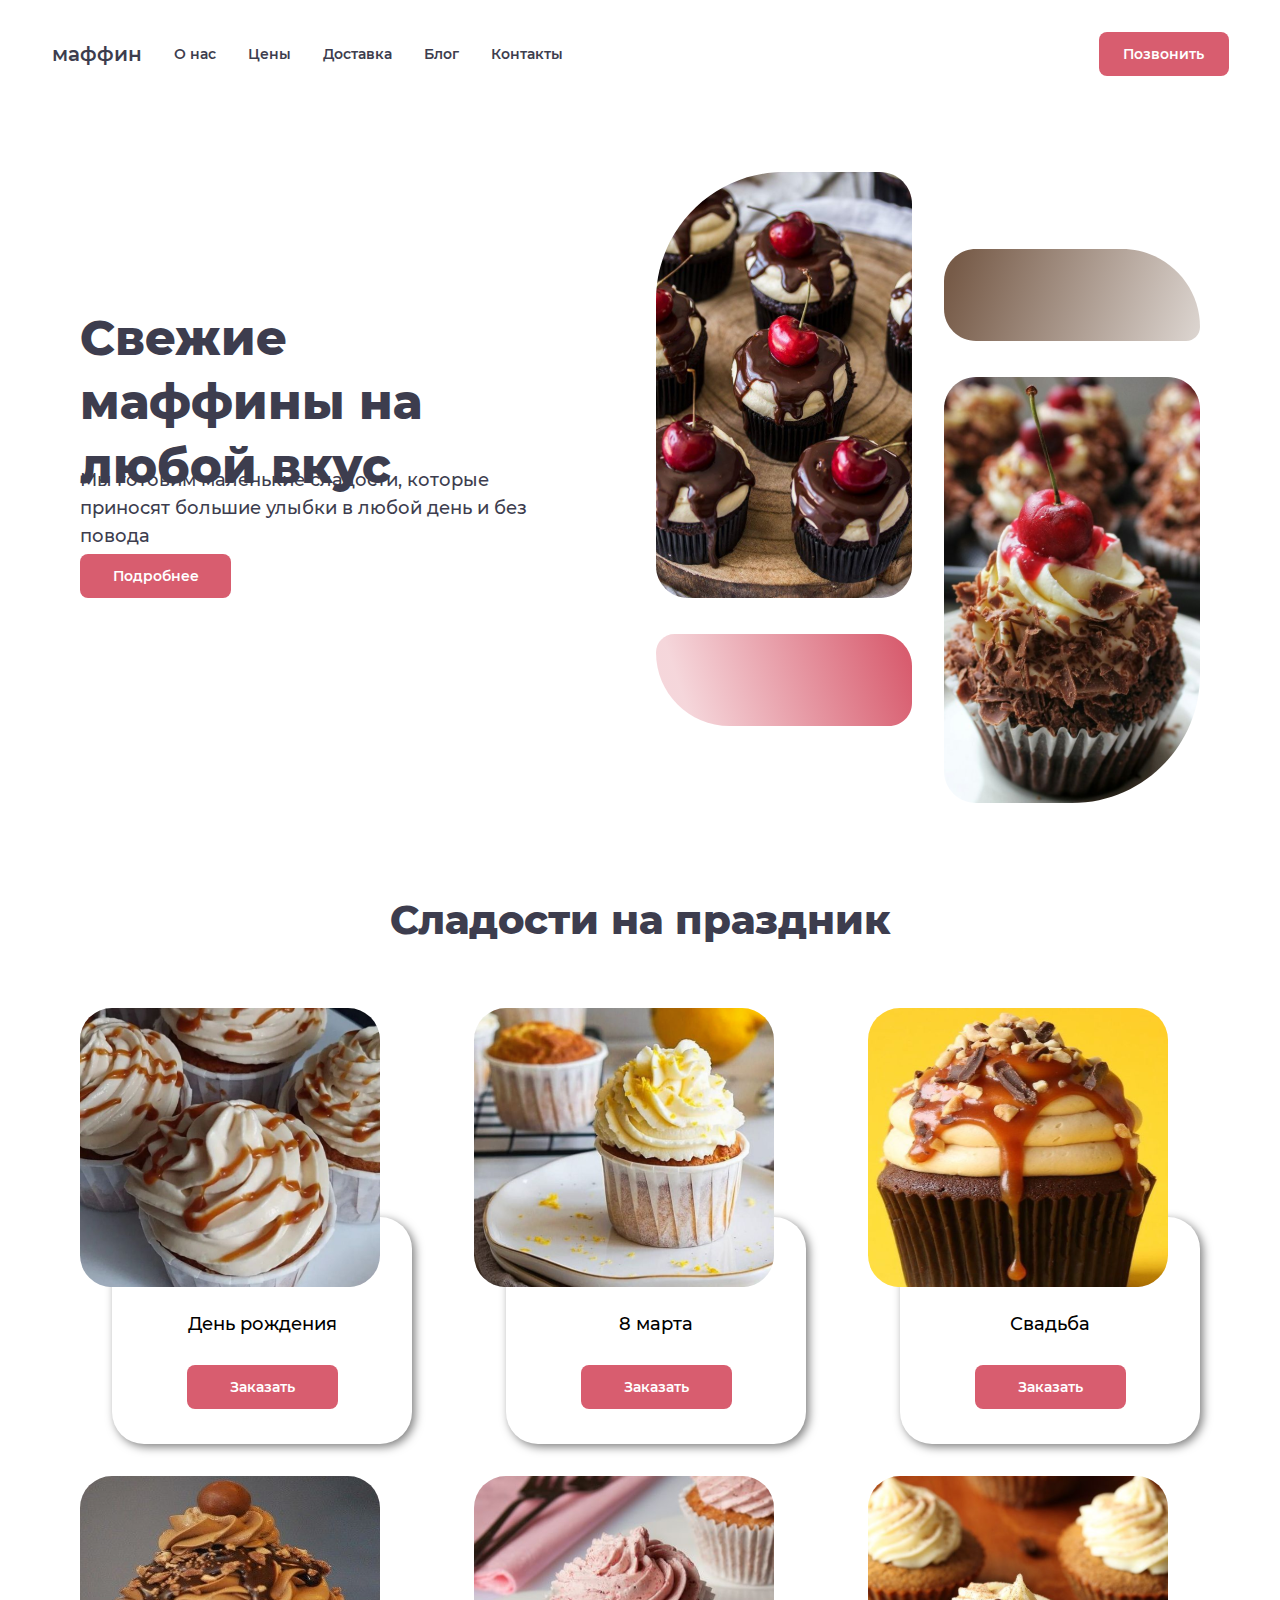
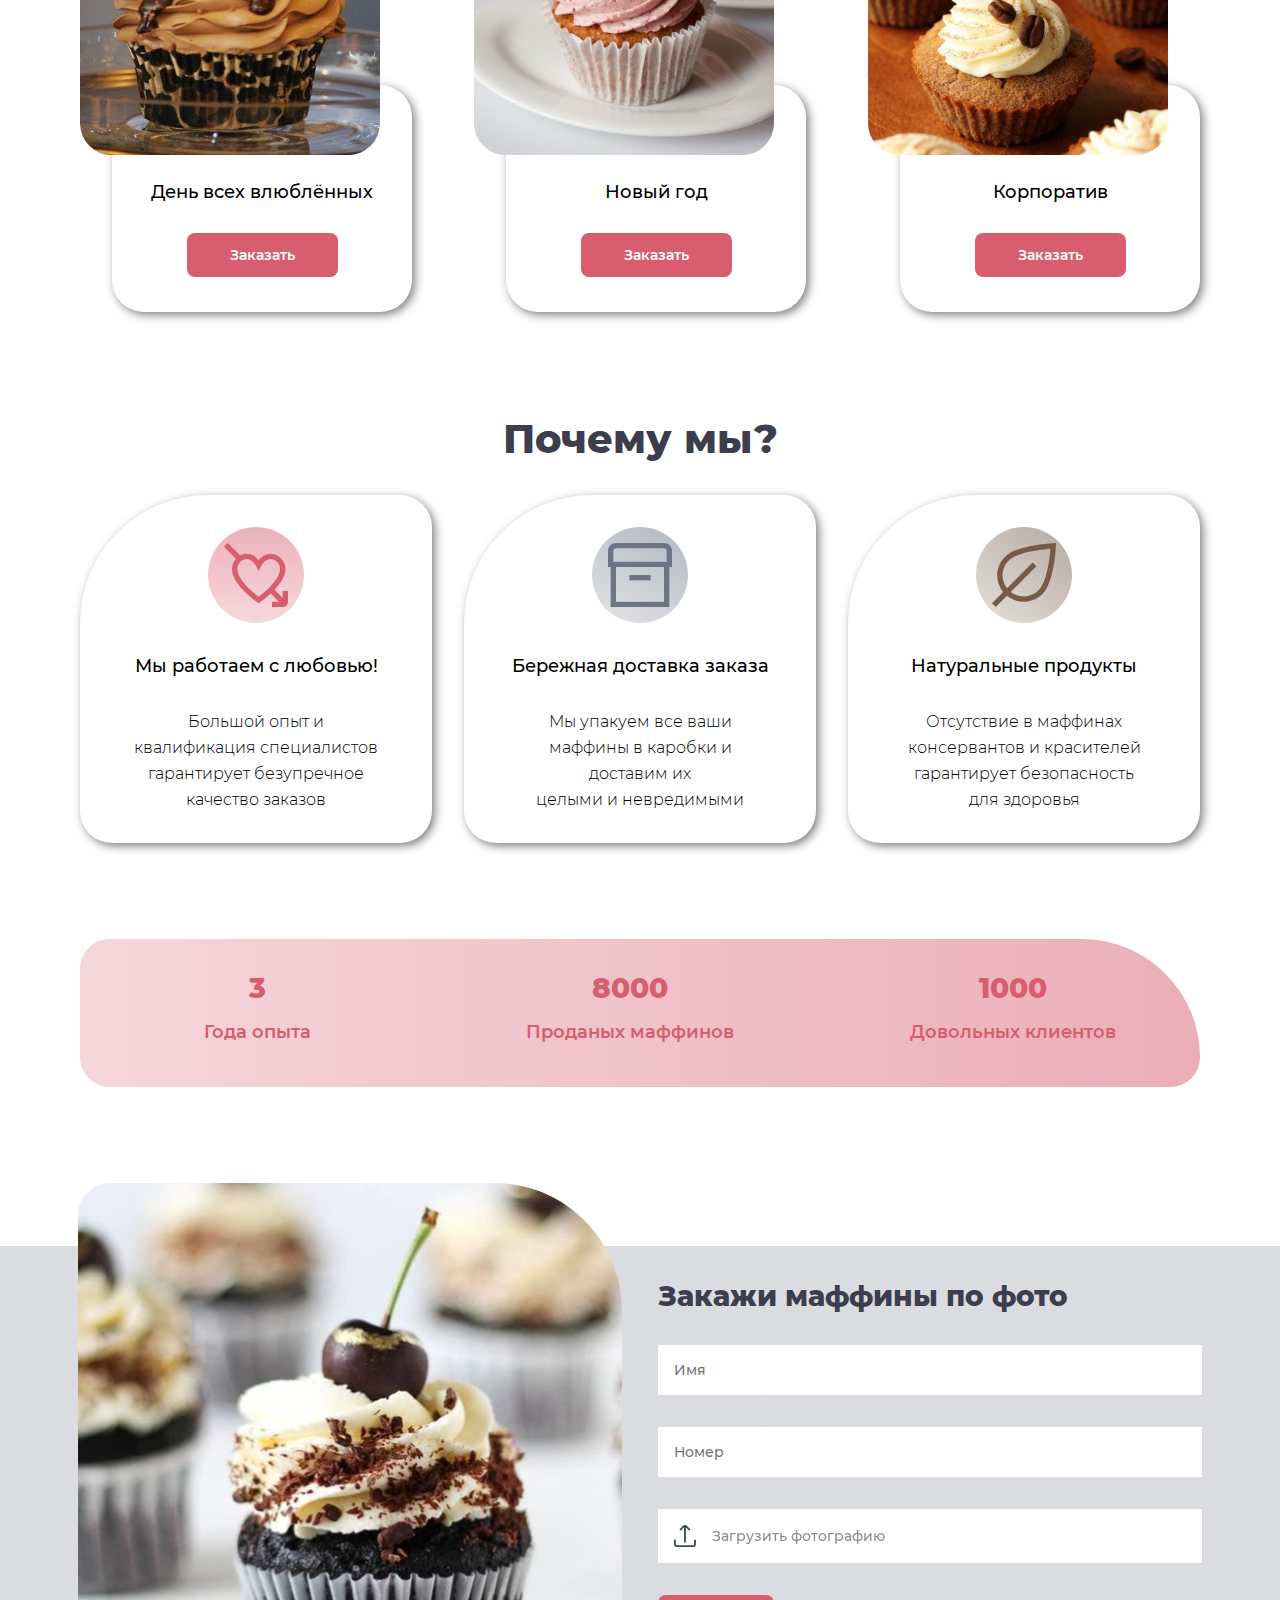
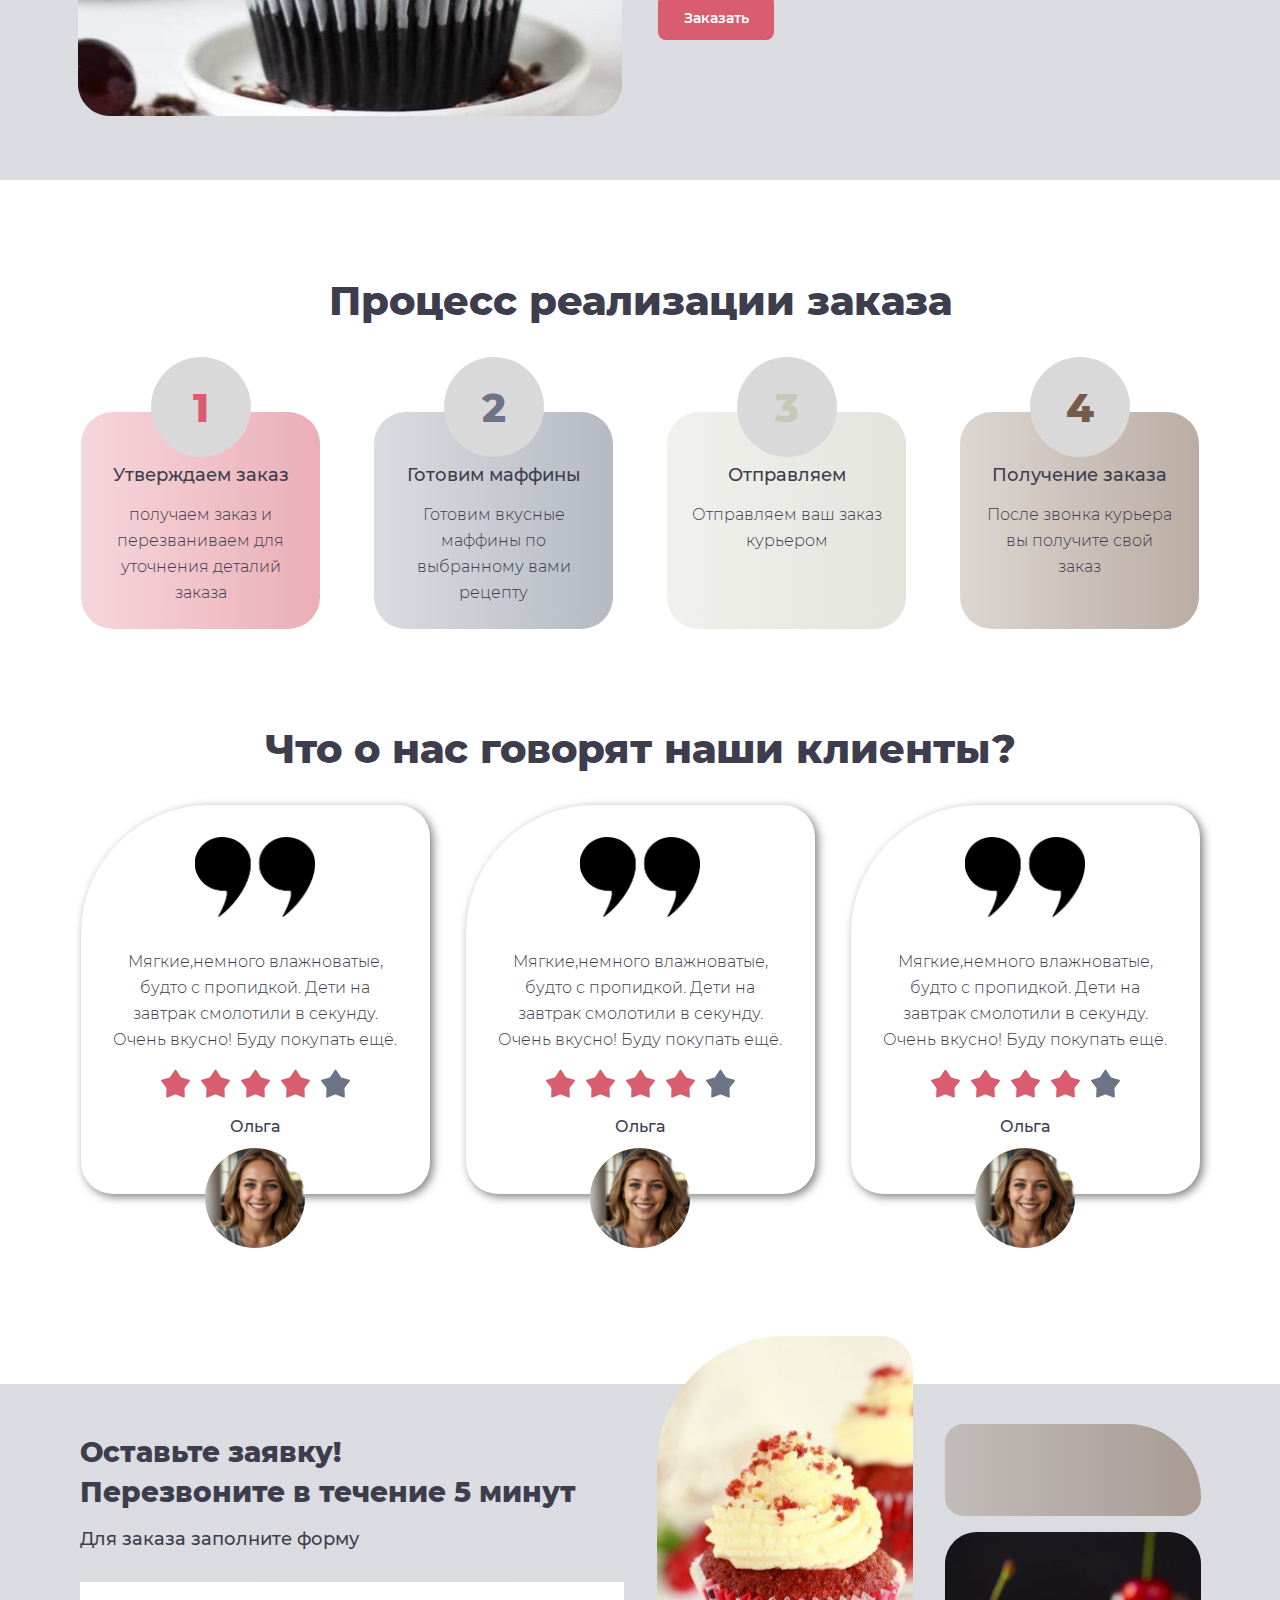
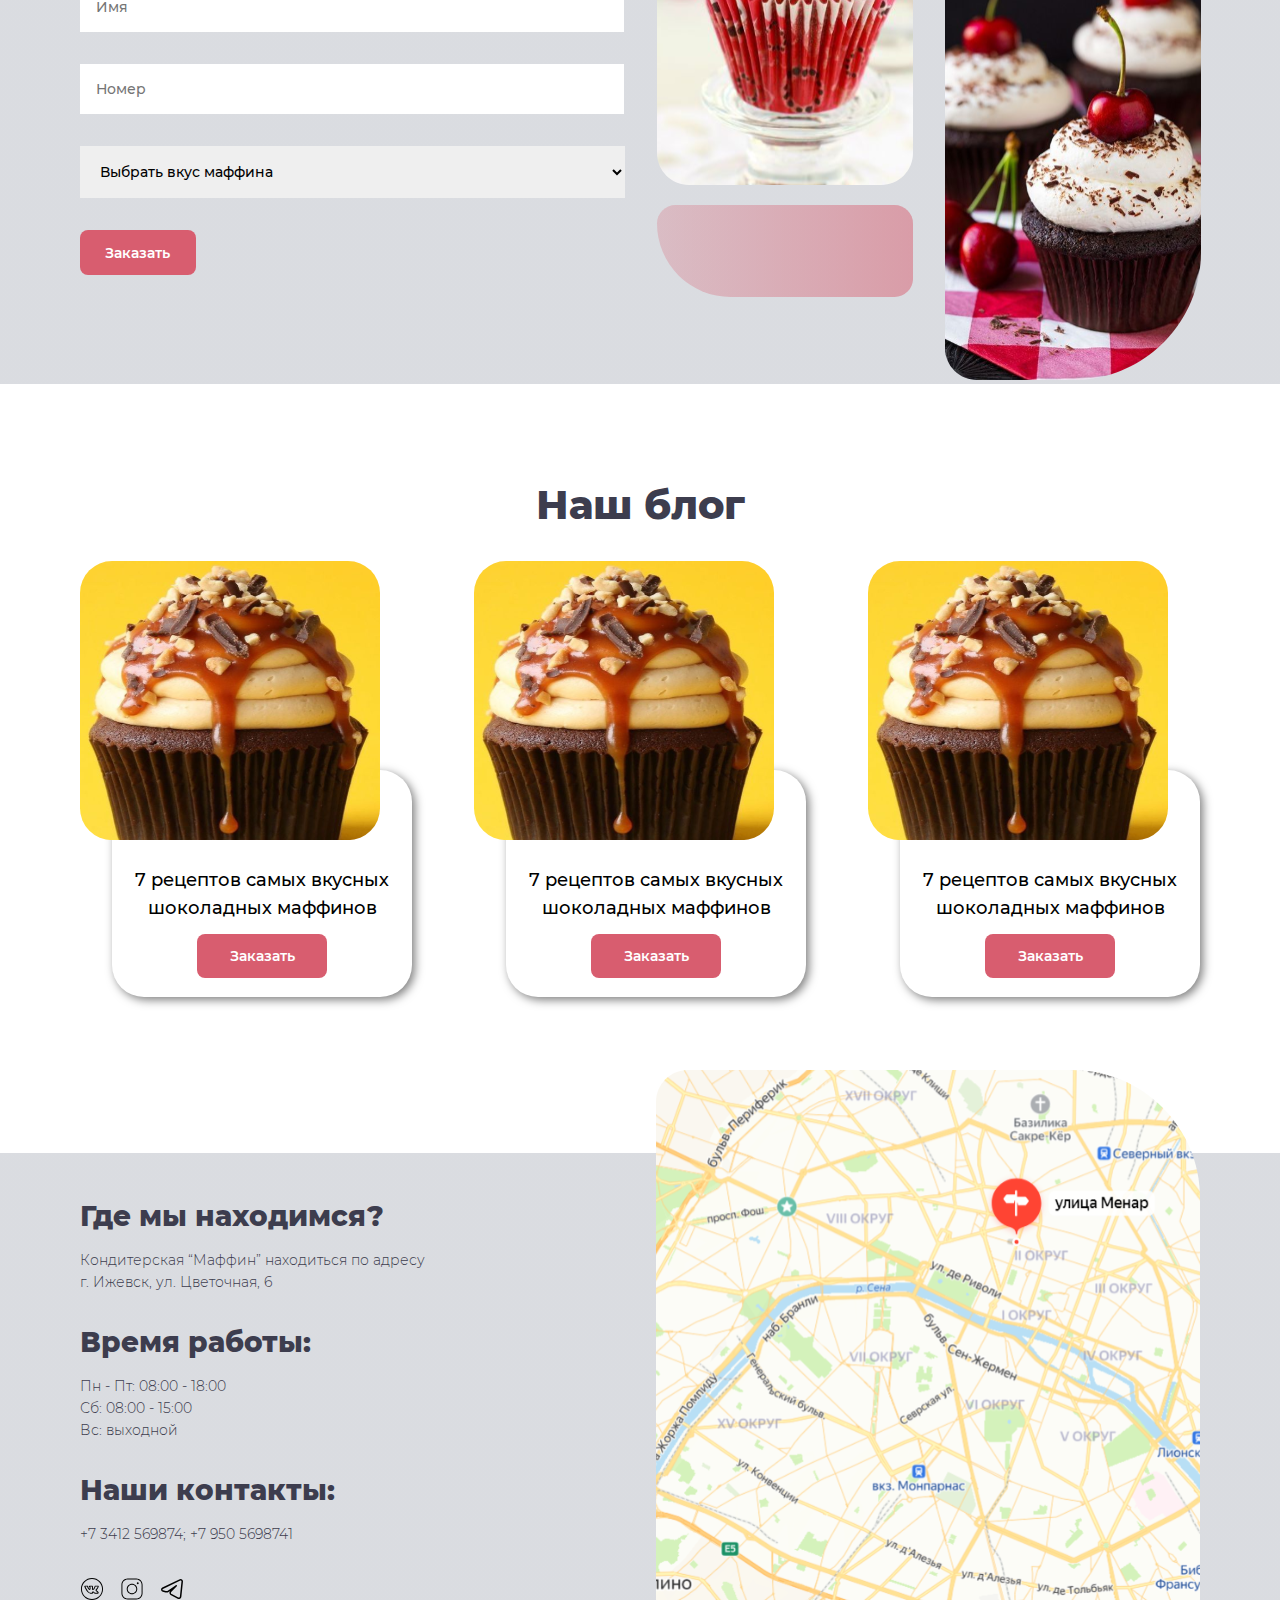
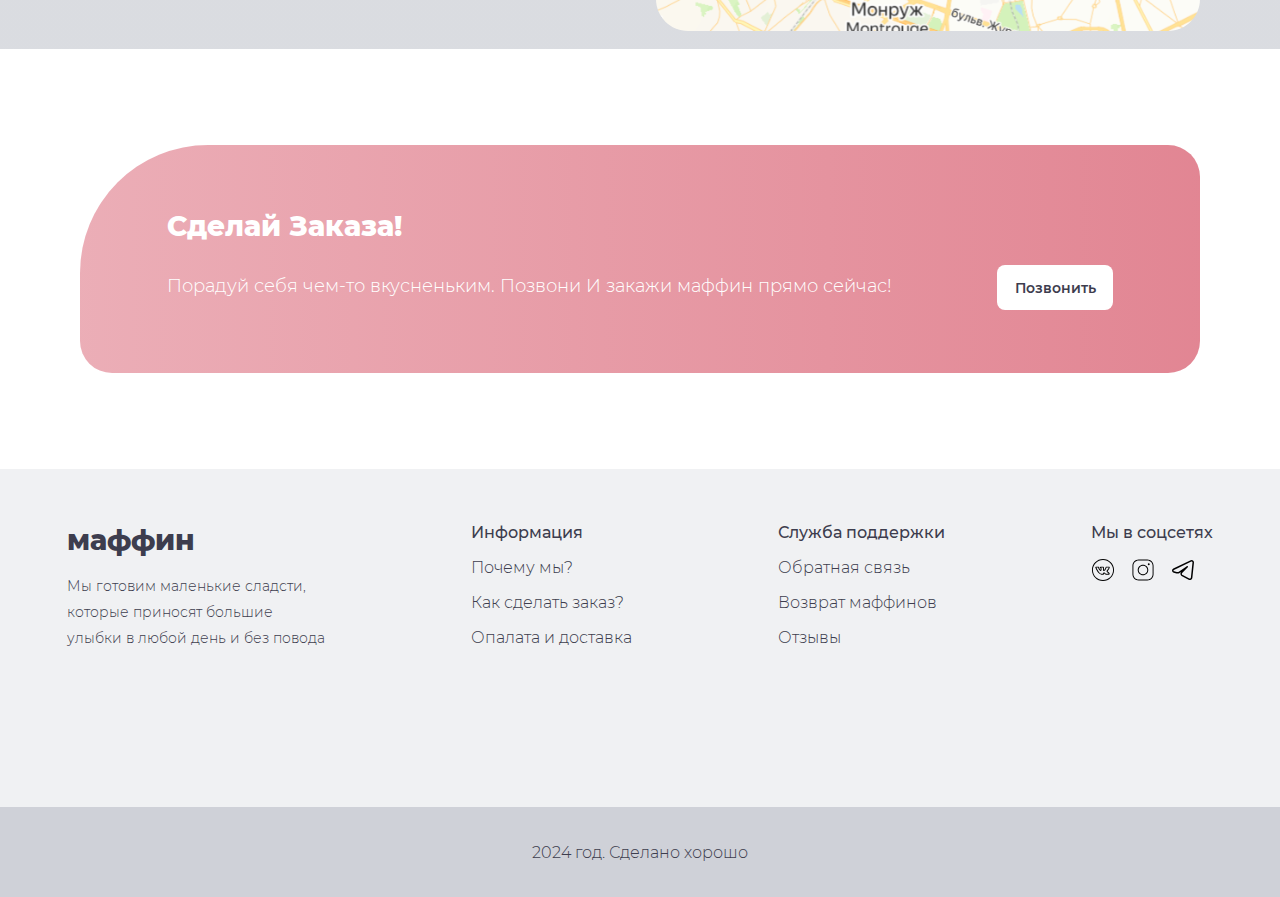
<file: hitech/hitech/HTML/index.html>
<!DOCTYPE html>
<html lang="en">
<head>
    <meta charset="UTF-8">
    <meta name="viewport" content="width=device-width, initial-scale=1.0, maxmum-scale=1.0, maimum-scale=1.0">
    <title>hitech</title>
    <link rel="stylesheet" href="..//css/style.css">
    <link rel="stylesheet" media="only screen and (max-width: 400px)" href="../css/adaptive.css">
    <script src="../script.js"></script>
</head>
<body>
    <div class="conteiner">
    <div class="cont">
        <div class="header">
            <div class="header_menu">
                <div class="header_logo_name">
                    <p class="header_name">маффин</p>
                </div>
                <div class="header_menu2">
                    <a class="header_menu_name" href="#about">О нас</a>
                    <a class="header_menu_name" href="">Цены</a>
                    <a class="header_menu_name" href="#realiz">Доставка</a>
                    <a class="header_menu_name" href="#blog">Блог</a>
                    <a class="header_menu_name" href="#contact">Контакты</a>
                </div>
            </div>
            <div class="header_button">
                <button class="button_header-style">Позвонить</button>
            </div>
        </div>
        <div class="main">
            <div class="maff">
                <div class="maff-info">
                    <div class="maff_name">
                        <p class="maff_name-style">Свежие маффины
                        на любой вкус</p>
                    </div>
                    <div class="maff_text">
                        <p class="maff_text-style">Мы готовим маленькие сладости, которые приносят
                        большие улыбки в любой день и без повода</p>
                    </div>
                    <div class="maff_button">
                        <button class="maff_button-style">Подробнее</button>
                    </div>
                </div>
                <div class="maff-photo">
                    <div class="block_photo1">
                        <div class="block_photo1_1">
                            <img src="..//img/Mask group.svg" class="block_photo1_1_1">
                        </div>
                        <div class="block_photo1_2">
                            <img src="..//img/Rectangle 37.svg" class="block_photo1_2_1">
                        </div>
                    </div>
                    <div class="block_photo2">
                        <div class="block_photo2_1">
                            <img src="..//img/Rectangle 36.svg" class="block_photo2_1_1">
                        </div>
                        <div class="block_photo2_2">
                            <img src="..//img/Mask group2.svg" class="block_photo2_2_1">
                        </div>
                    </div>
                </div>
            </div>

            <div class="sweet">
                <div class="sweet_header">
                    <p class="sweet_header-style">Сладости на праздник</p>
                </div>
                <div class="sweet-grup1">
                    <div class="sweet-grup1-1">
                        <div class="sweet_img">
                            <img src="..//img/Mask group3.svg">
                        </div>
                        <div class="sweet_info">
                            <div class="sweet-name-button">
                            <div class="sweet-name">
                                <p class="sweet-name-style"> День рождения</p>
                            </div>
                            <div class="sweet-button">
                                <button class="sweet-button-style">Заказать</button>
                            </div>
                            </div>
                        </div>
                    </div>
                    <div class="sweet-grup1-2">
                        <div class="sweet_img">
                            <img src="..//img/8марта.svg">
                        </div>
                        <div class="sweet_info">
                            <div class="sweet-name-button">
                            <div class="sweet-name">
                                <p class="sweet-name-style"> 8 марта</p>
                            </div>
                            <div class="sweet-button">
                                <button class="sweet-button-style">Заказать</button>
                            </div>
                            </div>
                        </div>
                    </div>
                    <div class="sweet-grup1-3">
                        <div class="sweet_img">
                            <img src="..//img/свадьба.svg">
                        </div>
                        <div class="sweet_info">
                            <div class="sweet-name-button">
                            <div class="sweet-name">
                                <p class="sweet-name-style"> Свадьба</p>
                            </div>
                            <div class="sweet-button">
                                <button class="sweet-button-style">Заказать</button>
                            </div>
                            </div>
                        </div>
                    </div>
                </div>
                <div class="sweet-grup1">
                    <div class="sweet-grup1-1">
                        <div class="sweet_img">
                            <img src="..//img/день всех.svg">
                        </div>
                        <div class="sweet_info">
                            <div class="sweet-name-button">
                            <div class="sweet-name">
                                <p class="sweet-name-style"> День всех влюблённых</p>
                            </div>
                            <div class="sweet-button">
                                <button class="sweet-button-style">Заказать</button>
                            </div>
                            </div>
                        </div>
                    </div>
                    <div class="sweet-grup1-2">
                        <div class="sweet_img">
                            <img src="..//img/новыйгод.svg">
                        </div>
                        <div class="sweet_info">
                            <div class="sweet-name-button">
                            <div class="sweet-name">
                                <p class="sweet-name-style"> Новый год</p>
                            </div>
                            <div class="sweet-button">
                                <button class="sweet-button-style">Заказать</button>
                            </div>
                            </div>
                        </div>
                    </div>
                    <div class="sweet-grup1-3">
                        <div class="sweet_img">
                            <img src="..//img/корпоратив.svg">
                        </div>
                        <div class="sweet_info">
                            <div class="sweet-name-button">
                            <div class="sweet-name">
                                <p class="sweet-name-style"> Корпоратив</p>
                            </div>
                            <div class="sweet-button">
                                <button class="sweet-button-style">Заказать</button>
                            </div>
                            </div>
                        </div>
                    </div>
                </div>
            </div>

            <div class="why-we" id="about">
                <div class="why-we-header">
                    <p class="why-we-header-style">Почему мы?</p>
                </div>
                <div class="why-we-blocks">
                    <div class="why-we-blocks1">
                        <div class="block-img">
                            <img src="..//img/Group 33.svg" alt="">
                        </div>
                        <div class="block-header">
                            <p class="block-header-style">Мы работаем с любовью! </p>
                        </div>
                        <div class="block-text">
                            <p class="block-text-style">Большой опыт и <br>квалификация специалистов<br> гарантирует безупречное <br>качество заказов</p>
                        </div>
                    </div>

                    <div class="why-we-blocks1">
                        <div class="block-img">
                            <img src="..//img/Group 35.svg" >
                        </div>
                        <div class="block-header">
                            <p class="block-header-style">Бережная доставка заказа </p>
                        </div>
                        <div class="block-text">
                            <p class="block-text-style">Мы упакуем все ваши<br> маффины в каробки и <br>доставим их <br >
                                целыми и невредимыми</p>
                        </div>
                    </div>

                    <div class="why-we-blocks2">
                        <div class="block-img">
                            <img src="..//img/Group 34.svg" alt="">
                        </div>
                        <div class="block-header">
                            <p class="block-header-style">Натуральные продукты  </p>
                        </div>
                        <div class="block-text">
                            <p class="block-text-style">Отсутствие в маффинах <br>
                                консервантов и красителей <br>
                                гарантирует безопасность <br>
                                для здоровья</p>
                        </div>
                    </div>
                </div>
            </div>

            <div class="cvall">
            <div class="cval">
                <div class="cval-type">
                    <div class="cval-num">
                        <p class="cval-num-style">3</p>
                    </div>   
                    <div class="cval_text">
                        <p class="cval-text-style">Года опыта</p>
                    </div> 
                </div>
                <div class="cval-type1">
                    <div class="cval-num">
                        <p class="cval-num-style">8000</p>
                    </div>   
                    <div class="cval_text">
                        <p class="cval-text-style">Проданых маффинов</p>
                    </div> 
                </div>
                <div class="cval-type2">
                    <div class="cval-num">
                        <p class="cval-num-style">1000</p>
                    </div>   
                    <div class="cval_text">
                        <p class="cval-text-style">Довольных клиентов</p>
                    </div> 
                </div>
            </div>
            </div>
            </div>

            <div class="orderr">
                <div class="order">
                    <div class="order-img">
                        <img src="../img/Mask grou1212.svg">
                    </div>
                    <div class="order-form-and-header">
                        <div class="order-form-header">
                            <p class="order-form-header-style">Закажи маффины по фото</p>
                        </div>
                        <div class="name">
                            <input class="order-form" placeholder = "Имя" > </input>
                        </div> 
                        <div class="last_name">
                            <input class="order-form" type="text" placeholder = "Номер">
                        </div>
                        <div class="download-img">
                            <form method="post" enctype="multipart/form-data">
                                <label class="input-file">
                                    <div class="download-file">
                                        <div>
                                            <input type="file" name="file">		
                                            <span><img src="../img/01 align center.svg" class="order-img-form"> </span>
                                        </div>
                                        <div class="download-img-file">
                                            <p class="download-img-file-style">Загрузить фотографию</p>
                                        </div>
                                    </div>
                                </label>
                            </form>
                        </div>
                        <div class="order_button">
                            <button class="order_button-style">Заказать</button>
                        </div>
                    </div>
                </div>
            </div>

            <div class="realization" id="realiz">
                <div class="realization-header">
                    <p>Процесс реализации заказа</p>
                </div>

                <div class="rez-boxes">
                <div class="realiz-box">
                    <div class="realiz-block">
                        <div class="realization-num">
                            <p class="realization-num-style"> 1</p>
                        </div>
                        <div class="realization-text">
                            <div class="realization-text-header">
                                <p class="realization-text-header-style">Утверждаем заказ</p>
                            </div>
                            <div class="realization-text-main">
                                <p>получаем заказ и <br> перезваниваем для <br> уточнения деталий <br> заказа</p>
                            </div>
                        </div>
                    </div>    
                </div>
                <div class="realiz-box">
                    <div class="realiz-block">
                        <div class="realization-num">
                            <p class="realization-num-style1"> 2</p>
                        </div>
                        <div class="realization-text1">
                            <div class="realization-text-header">
                                <p class="realization-text-header-style">Готовим маффины</p>
                            </div>
                            <div class="realization-text-main">
                                <p>Готовим вкусные <br> маффины по <br> выбранному вами <br> рецепту</p>
                            </div>
                        </div>
                    </div>    
                </div>
                <div class="realiz-box">
                    <div class="realiz-block">
                        <div class="realization-num">
                            <p class="realization-num-style2"> 3</p>
                        </div>
                        <div class="realization-text2">
                            <div class="realization-text-header">
                                <p class="realization-text-header-style">Отправляем</p>
                            </div>
                            <div class="realization-text-main">
                                <p>Отправляем ваш заказ <br> курьером</p>
                            </div>
                        </div>
                    </div>    
                </div>
                <div class="realiz-box">
                    <div class="realiz-block">
                        <div class="realization-num">
                            <p class="realization-num-style3"> 4</p>
                        </div>
                        <div class="realization-text3">
                            <div class="realization-text-header">
                                <p class="realization-text-header-style">Получение заказа</p>
                            </div>
                            <div class="realization-text-main">
                                <p>После звонка курьера <br>
                                    вы получите свой <br>
                                    заказ</p>
                            </div>
                        </div>
                    </div>    
                </div>
                </div>
            </div>

            <div class="our-clients">
                <div class="our-clients-header">
                    <p>Что о нас говорят наши клиенты?</p>
                </div>
                <div class="our-clients-boxes">
                    <div class="our-clients-box">
                        <div class="our-clients-box-info">
                            <div class="our-clients-box-img">
                                <img src="../img/2789542184.jpg" class="our-clients-box-img-style" >
                            </div>
                            <div class="our-clients-box-text">
                                <p>Мягкие,немного влажноватые, <br>
                                    будто с пропидкой. Дети на <br>
                                завтрак смолотили в секунду. <br>
                                Очень вкусно! Буду покупать ещё.</p>
                            </div>
                            <div class="our-clients-box-img-star">
                                <img src="../img/Group 19.svg">
                            </div>
                            <div class="our-clients-box-name">
                                <P>Ольга</P>
                            </div>
                        </div>
                        <div class="our-clients-box-img-face">
                            <img src="../img/Mask gro21212121212up.svg">
                        </div>
                    </div>
                    <div class="our-clients-box">
                        <div class="our-clients-box-info">
                            <div class="our-clients-box-img">
                                <img src="../img/2789542184.jpg" class="our-clients-box-img-style" >
                            </div>
                            <div class="our-clients-box-text">
                                <p>Мягкие,немного влажноватые, <br>
                                    будто с пропидкой. Дети на <br>
                                завтрак смолотили в секунду. <br>
                                Очень вкусно! Буду покупать ещё.</p>
                            </div>
                            <div class="our-clients-box-img-star">
                                <img src="../img/Group 19.svg">
                            </div>
                            <div class="our-clients-box-name">
                                <P>Ольга</P>
                            </div>
                        </div>
                        <div class="our-clients-box-img-face">
                            <img src="../img/Mask gro21212121212up.svg">
                        </div>
                    </div>
                    <div class="our-clients-box">
                        <div class="our-clients-box-info">
                            <div class="our-clients-box-img">
                                <img src="../img/2789542184.jpg" class="our-clients-box-img-style" >
                            </div>
                            <div class="our-clients-box-text">
                                <p>Мягкие,немного влажноватые, <br>
                                    будто с пропидкой. Дети на <br>
                                завтрак смолотили в секунду. <br>
                                Очень вкусно! Буду покупать ещё.</p>
                            </div>
                            <div class="our-clients-box-img-star">
                                <img src="../img/Group 19.svg">
                            </div>
                            <div class="our-clients-box-name">
                                <P>Ольга</P>
                            </div>
                        </div>
                        <div class="our-clients-box-img-face">
                            <img src="../img/Mask gro21212121212up.svg">
                        </div>
                    </div>
                </div>
            </div>

            <div class="buy-maff">
                <div class="buy-maf">
                    <div class="buy-maff-info">
                        <div class="buy-maff-header">
                            <p>Оставьте заявку! <br>
                                Перезвоните в течение 5 минут</p>
                        </div>
                        <div class="buy-maff-text">
                            <p>Для заказа заполните форму</p>
                        </div>
                        <div class="name">
                            <input class="buy-maff-form" placeholder = "Имя" type="text" > </input>
                        </div> 
                        <div class="last_name">
                            <input class="buy-maff-form" type="text" placeholder = "Номер">
                        </div>
                        <div class="buy-maff-name">
                            <select name="" id="" class="buy-maff-name-style">
                                <option selected="selected">Выбрать вкус маффина </option>
                                <option >Шоколадный </option>
                                <option >Ванильный</option>
                            </select>
                        </div>
                        <div class="buy-maff-button">
                            <button class="buy-maff-button-style"> Заказать</button>
                        </div>
                    </div>
                    <div class="buy-maff-photo">
                        <div class="buy-maff-photo-grup1">
                            <div> <img src="../img/52oup.svg"> </div>
                            <div class="color-block1"> </div>    
                        </div>
                        <div class="buy-maff-photo-grup2">
                            <div class="color-block2"> </div>    
                            <div> <img src="../img/52525252525252.svg"> </div>
                        </div>

                    </div>
                </div>
            </div>

            <div class="blog" id="blog">
                <div class="our-blog">
                    <div class="blog-header">
                        <p>Наш блог</p>
                    </div>
                    <div class="blog-info">
                        <div class="blog-box">
                            <div class="blog-grup1-1">
                                <div class="blog_img">
                                    <img src="..//img/свадьба.svg">
                                </div>
                                <div class="blog_info">
                                    <div class="blog-name-button">
                                    <div class="blog-name">
                                        <p class="blog-name-style"> 7 рецептов самых вкусных <br>
                                            шоколадных маффинов</p>
                                    </div>
                                    <div class="blog-button">
                                        <button class="blog-button-style">Заказать</button>
                                    </div>
                                    </div>
                                </div>
                            </div>
                            <div class="blog-grup1-2">
                                <div class="blog_img">
                                    <img src="..//img/свадьба.svg">
                                </div>
                                <div class="blog_info">
                                    <div class="blog-name-button">
                                    <div class="blog-name">
                                        <p class="blog-name-style"> 7 рецептов самых вкусных <br>
                                            шоколадных маффинов</p>
                                    </div>
                                    <div class="blog-button">
                                        <button class="blog-button-style">Заказать</button>
                                    </div>
                                    </div>
                                </div>
                            </div>
                            <div class="blog-grup1-3">
                                <div class="blog_img">
                                    <img src="..//img/свадьба.svg">
                                </div>
                                <div class="blog_info">
                                    <div class="blog-name-button">
                                    <div class="blog-name">
                                        <p class="blog-name-style"> 7 рецептов самых вкусных <br>
                                            шоколадных маффинов</p>
                                    </div>
                                    <div class="blog-button">
                                        <button class="blog-button-style">Заказать</button>
                                    </div>
                                    </div>
                                </div>
                            </div>
                        </div>
                    </div>
                </div>
            </div>

            <div class="where-are-we" id="contact">
                <div class="where-are-we-box">
                <div class="where-are-we-info">
                    <div class="where-are-we-header">
                        <P>Где мы находимся? </P>
                    </div>
                    <div class="where-are-we-text">
                        <p>Кондитерская “Маффин” находиться по адресу <br>
                            г. Ижевск, ул. Цветочная, 6</p>
                    </div>

                    <div class="where-are-we-header">
                        <P>Время работы:</P>
                    </div>
                    <div class="where-are-we-text">
                        <p>Пн - Пт: 08:00 - 18:00 <br>
                            Сб: 08:00 - 15:00 <br>
                            Вс: выходной</p>
                    </div>

                    <div class="where-are-we-header">
                        <P> Наши контакты: <P>
                    </div>
                    <div class="where-are-we-text">
                        <p>+7 3412 569874; +7 950 5698741 </p>
                    </div>
                    <div class="contact">
                        <div class="con">
                            <img src="../img/icons8-vk.svg" class="con-style">
                        </div>
                        <div class="con">
                            <img src="../img/icons8-instagram (1).svg" class="con-style">
                        </div>
                        <div class="con">
                            <img src="../img/icons8-telegram-app.svg" class="con-style">
                        </div>
                    </div>
                </div>
                <div class="where-are-we-map">
                    <img src="../img/Map.svg" >
                </div>
                </div>
            </div>

            <div class="place-an">
                <div class="place-an-order">

                    <div class="place-an-box">
                        <div class="place-an-order-header">
                            <p>Сделай Заказа!</p>
                        </div>
                        <div class="place-an-order-text">
                            <p>Порадуй себя чем-то вкусненьким. Позвони И закажи маффин прямо сейчас!</p>
                        </div>
                    </div>
                    <div class="place-an-order-button">
                        <button class="place-an-order-button-style">Позвонить</button>
                    </div>
                </div>
            </div>


            <footer>
            <div class="footer">
                <div class="footerr">
                    <div class="footer-info-text">
                        <div class="footer-header-text">
                            <div class="footer-header">
                                <p>маффин</p>
                            </div>
                            <div class="footer-text">
                                <p>Мы готовим маленькие сладсти, <br>
                                    которые приносят большие <br>
                                    улыбки в любой день и без повода</p>
                            </div>
                        </div>
                        <div class="footer-info">
                            <div class="footer-info-style">
                                <a href="" class="info">Информация</a>
                            </div>
                            <div class="footer-text-info-style">
                                <a href="" class="footer-text-info">Почему мы?</a> 
                            </div>
                            <div class="footer-text-info-style">
                                <a href="" class="footer-text-info">Как сделать заказ?</a> 
                            </div>
                            <div class="footer-text-info-style">
                                <a href="" class="footer-text-info">Опалата и доставка</a> 
                            </div>
                        </div>
                        <div class="support-servic">
                            <div class="footer-support-style">
                                <a href="" class="support">Служба поддержки</a>
                            </div>
                            <div class="footer-text-support-style">
                                <a href="" class="footer-text-support">Обратная связь</a>
                            </div>
                            <div class="footer-text-support-style">
                                <a href="" class="footer-text-support">Возврат маффинов </a>
                            </div>
                            <div class="footer-text-support-style">
                                <a href="" class="footer-text-support">Отзывы</a>
                            </div>
                        </div>
                        <div class="social-networks">
                            <div class="footer-we-in-header">
                                <a href="" class="footer-we-in-networks">Мы в соцсетях</a>
                            </div>
                            <div class="contact">
                                <div class="con">
                                    <img src="../img/icons8-vk.svg" class="con-style">
                                </div>
                                <div class="con">
                                    <img src="../img/icons8-instagram (1).svg" class="con-style">
                                </div>
                                <div class="con">
                                    <img src="../img/icons8-telegram-app.svg" class="con-style">
                                </div>
                            </div>

                        </div>
                    </div>
                    
                    
                </div>
                </div>
                <div class="footer-footer">
                    <div class="footer-footer-text">
                        <p>2024 год. Сделано хорошо</p>
                    </div>
                </div>
            
            </footer>
        </div>
    </div>
    </div>
</body>
</html>
</file>
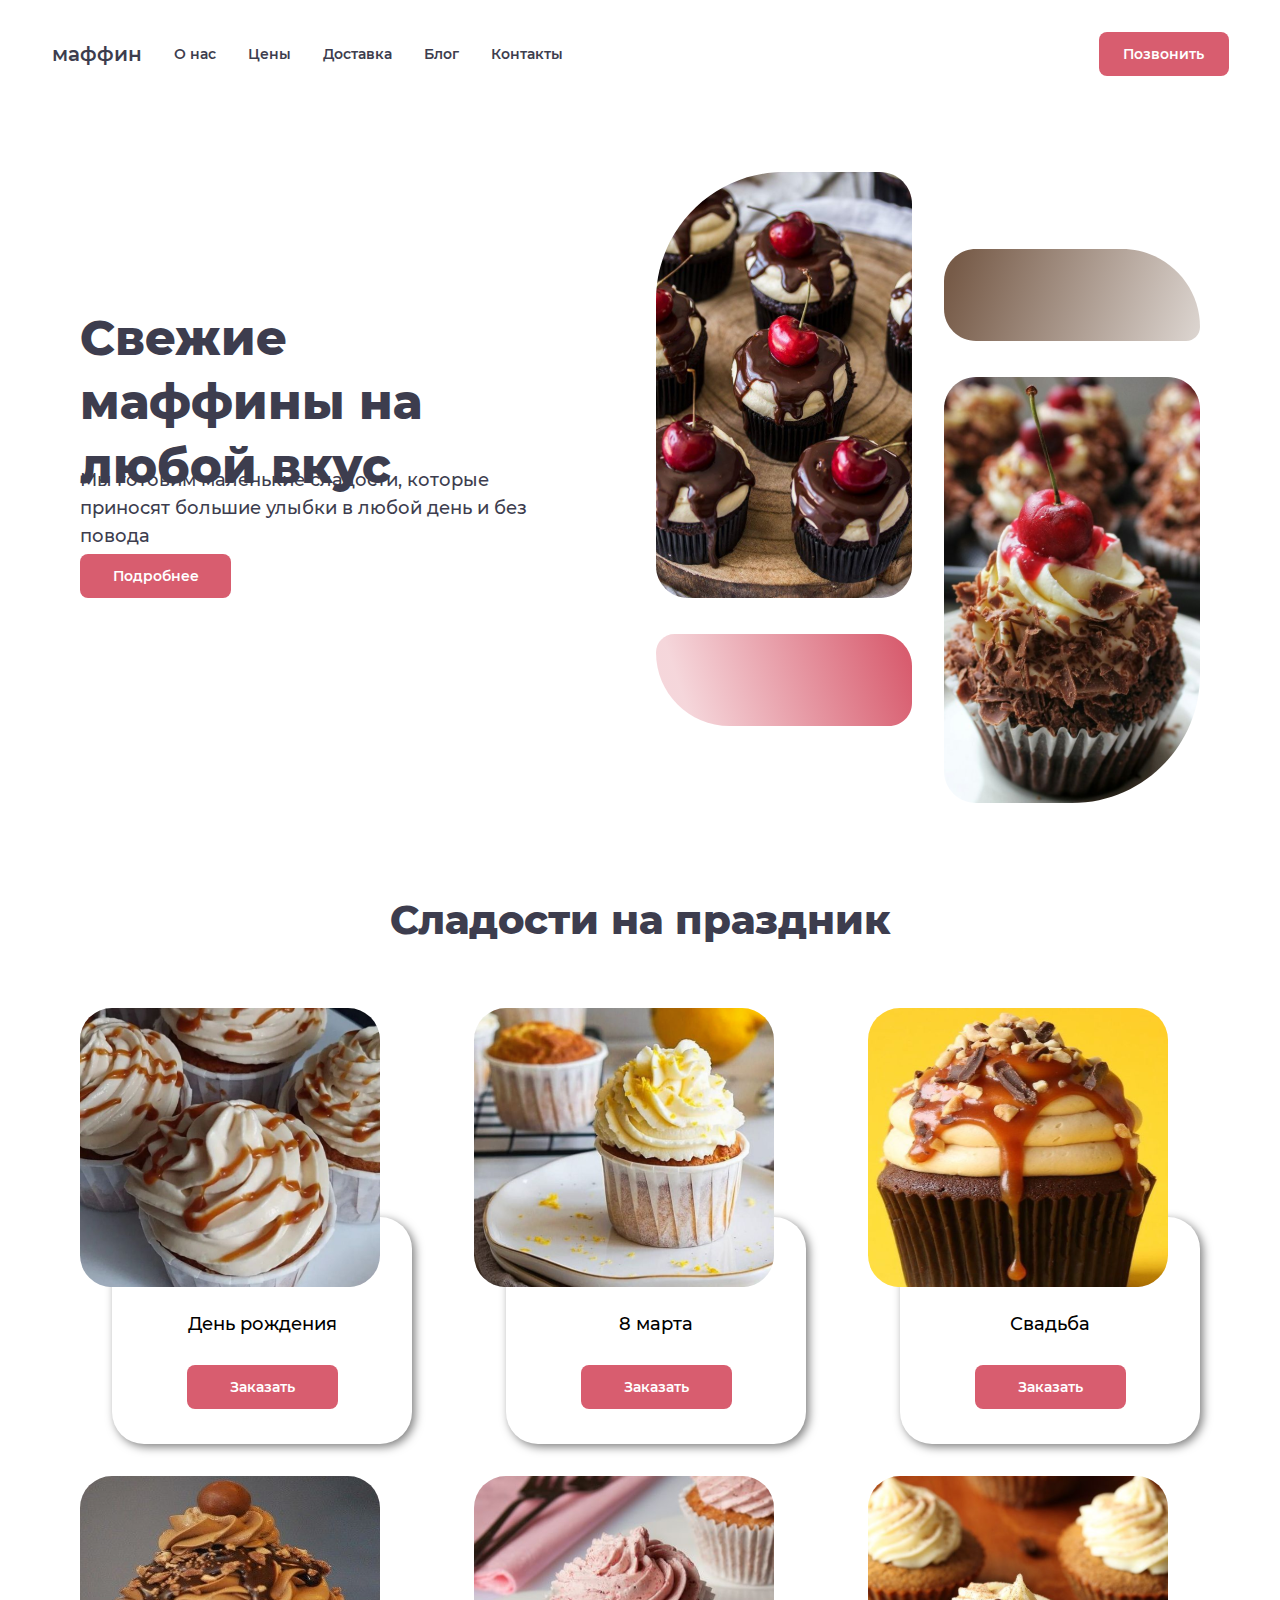
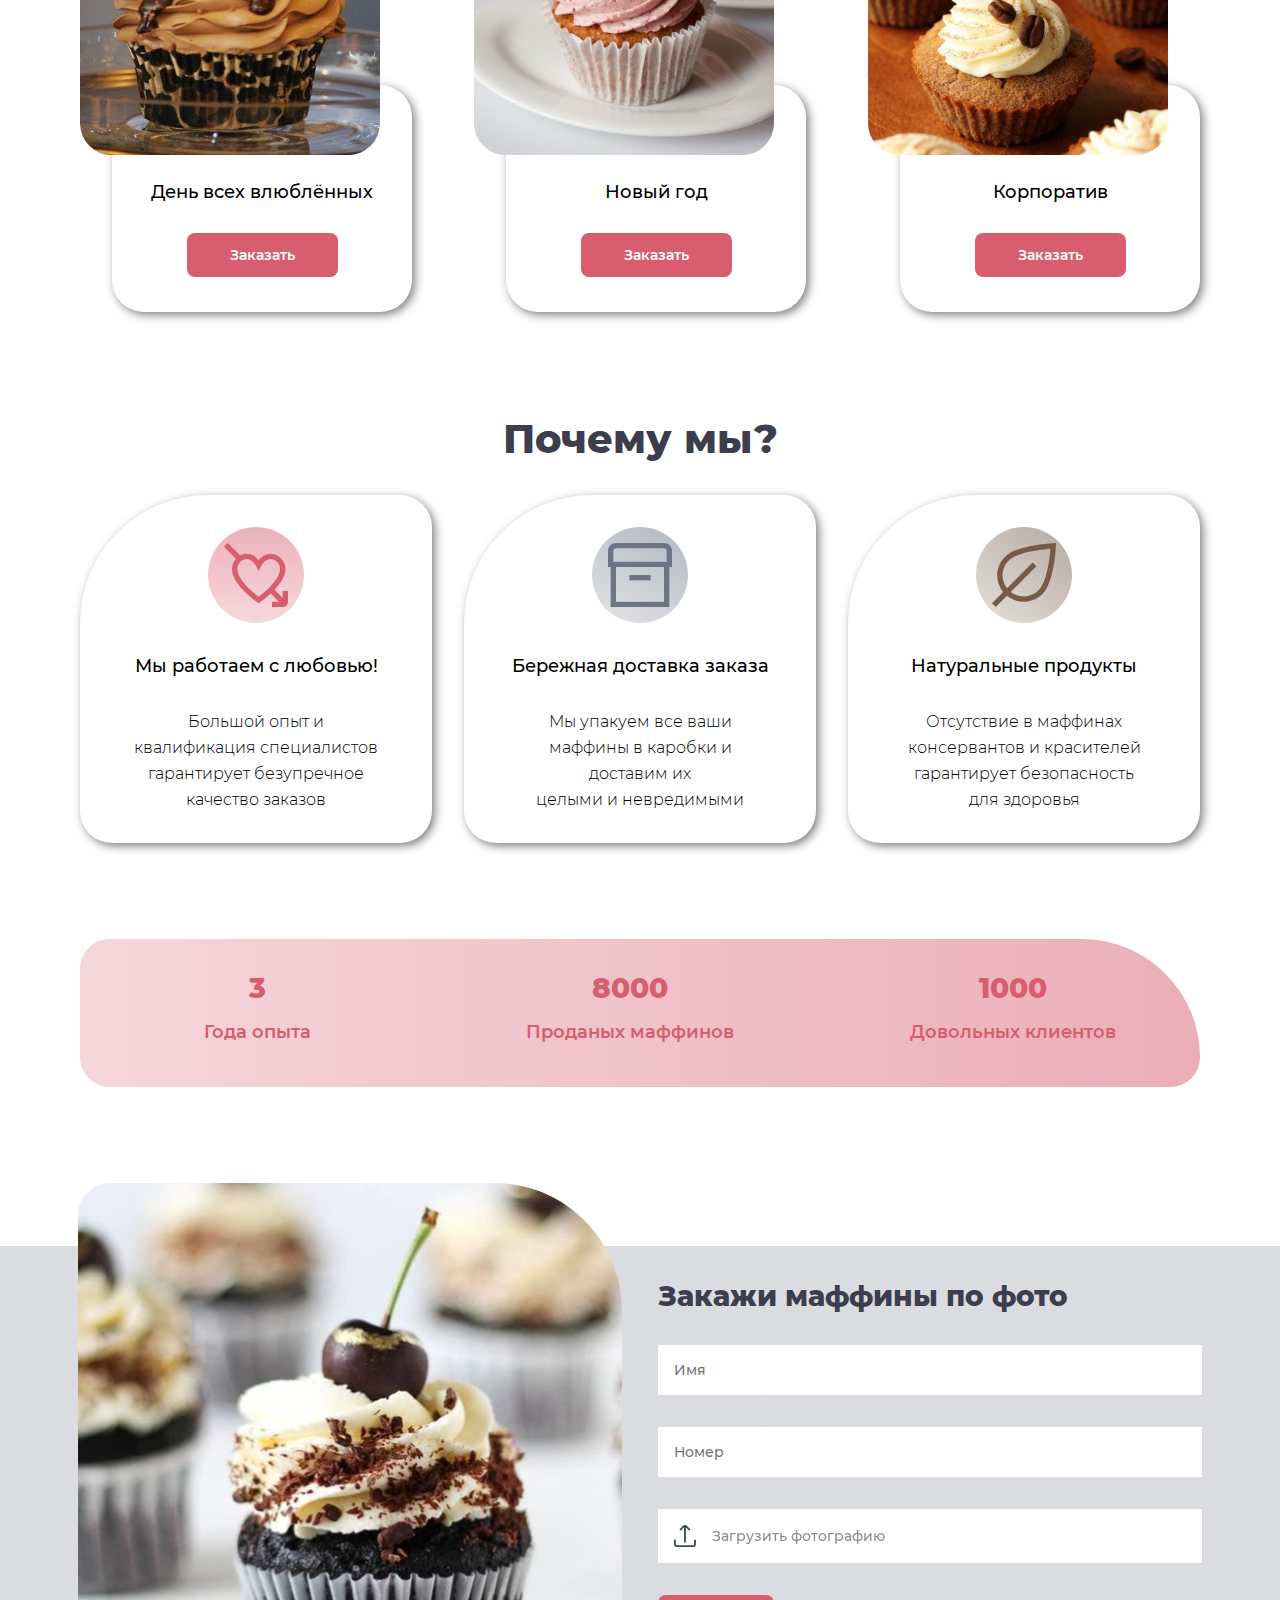
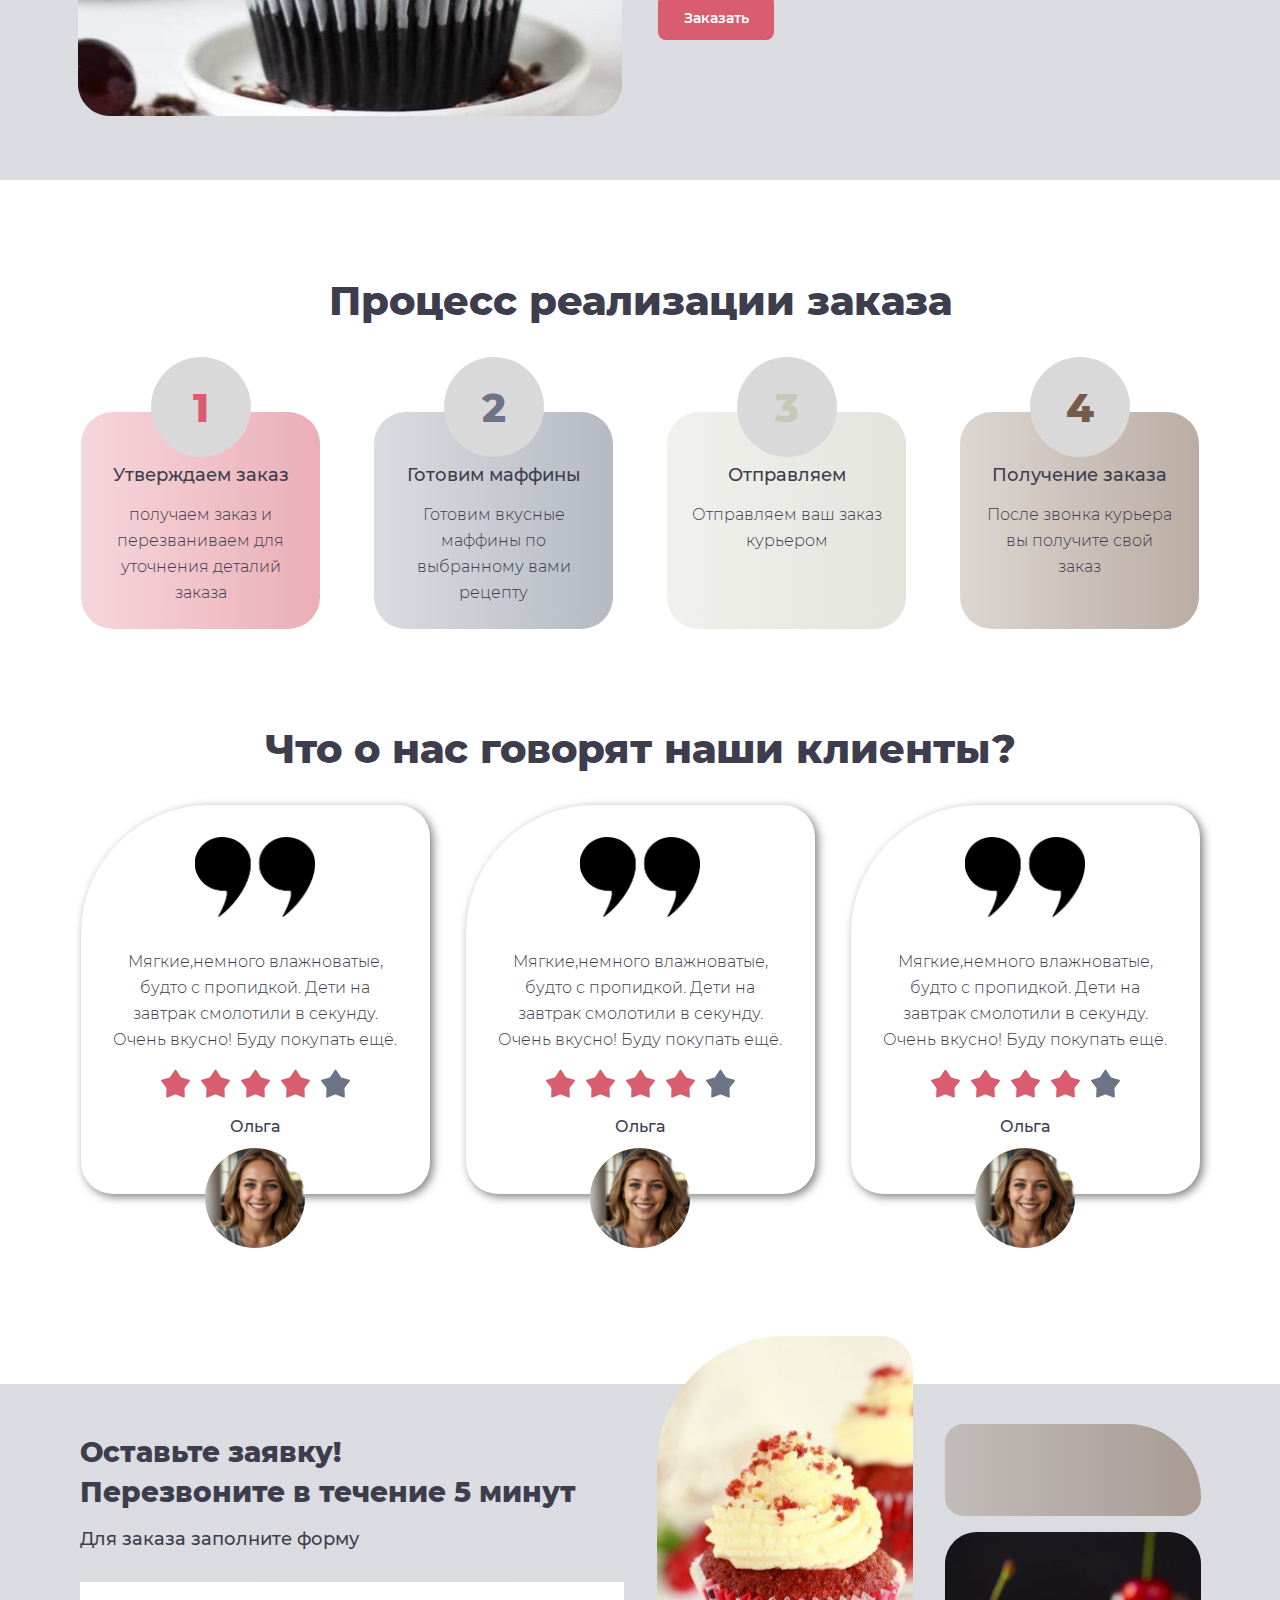
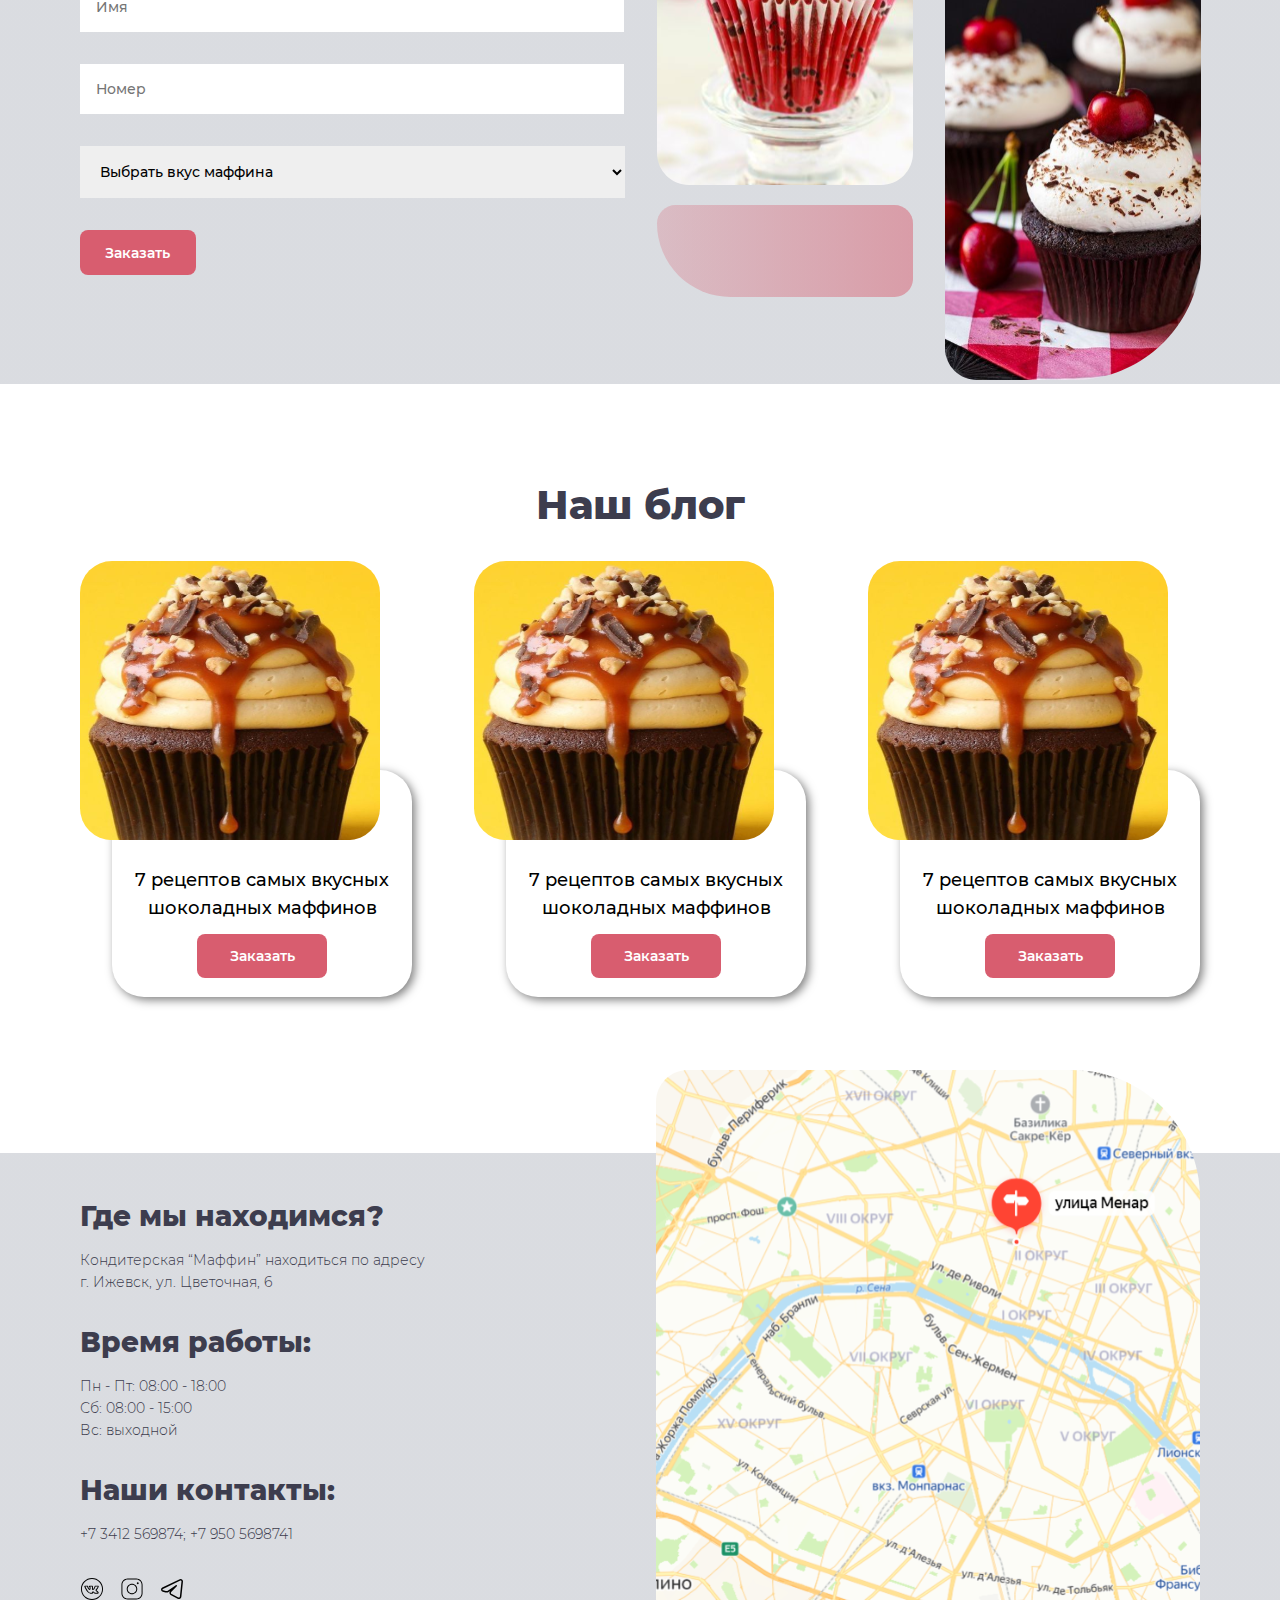
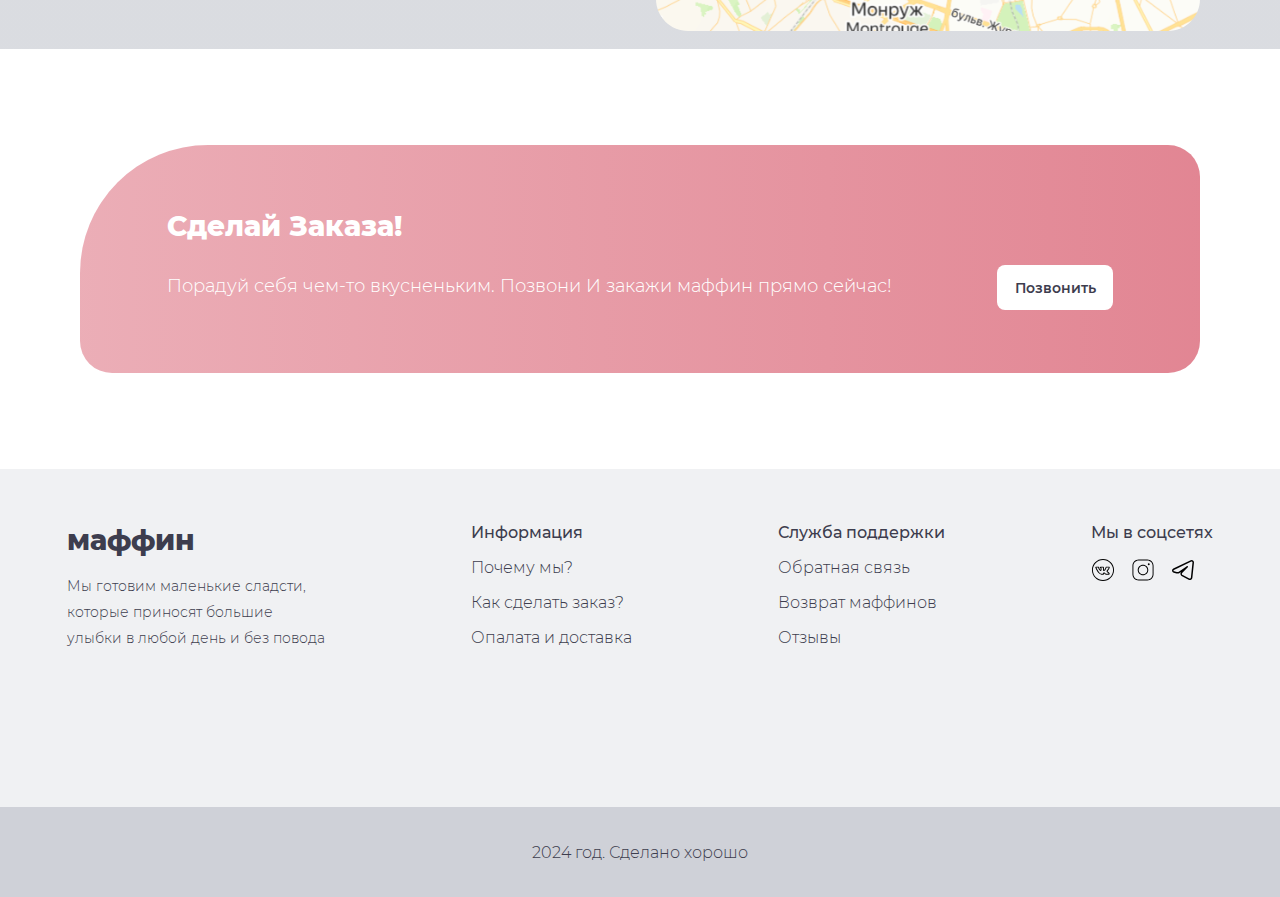
<file: hitech/hitech/HTML/adaptive.html>
<!DOCTYPE html>
<html lang="en">
<head>
    <meta charset="UTF-8">
    <meta name="viewport" content="width=device-width, initial-scale=1.0">
    <title>Document</title>
    <link rel="stylesheet" href="..//css/style.css">
    <link rel="stylesheet" media="only screen and (max-width: 400px)" href="../css/adaptive.css">
    <script src="../script.js"></script>
</head>
<body>
    <div class="conteiner">
        <div class="cont">
            <div class="header">
                <div class="header_menu">
                    <div class="header_logo_name">
                        <p class="header_name">маффин</p>
                    </div>
                    <div class="header_menu2">
                        <a class="header_menu_name" href="">О нас</a>
                        <a class="header_menu_name" href="">Цены</a>
                        <a class="header_menu_name" href="">Доставка</a>
                        <a class="header_menu_name" href="">Блог</a>
                        <a class="header_menu_name" href="">Контакты</a>
                    </div>
                </div>
                <div class="header_button">
                    <button class="button_header-style">Позвонить</button>
                </div>
            </div>
            <div class="main">
                <div class="maff">
                    <div class="maff-info">
                        <div class="maff_name">
                            <p class="maff_name-style">Свежие маффины
                            на любой вкус</p>
                        </div>
                        <div class="maff_text">
                            <p class="maff_text-style">Мы готовим маленькие сладости, которые приносят
                            большие улыбки в любой день и без повода</p>
                        </div>
                        <div class="maff_button">
                            <button class="maff_button-style">Подробнее</button>
                        </div>
                    </div>
                    <div class="maff-photo">
                        <div class="block_photo1">
                            <div class="block_photo1_1">
                                <img src="..//img/Mask group.svg">
                            </div>
                            <div class="block_photo1_2">
                                <img src="..//img/Rectangle 37.svg">
                            </div>
                        </div>
                        <div class="block_photo2">
                            <div class="block_photo2_1">
                                <img src="..//img/Rectangle 36.svg">
                            </div>
                            <div class="block_photo2_2">
                                <img src="..//img/Mask group2.svg" >
                            </div>
                        </div>
                    </div>
                </div>
    
                <div class="sweet">
                    <div class="sweet_header">
                        <p class="sweet_header-style">Сладости на праздник</p>
                    </div>
                    <div class="sweet-grup1">
                        <div class="sweet-grup1-1">
                            <div class="sweet_img">
                                <img src="..//img/Mask group3.svg">
                            </div>
                            <div class="sweet_info">
                                <div class="sweet-name-button">
                                <div class="sweet-name">
                                    <p class="sweet-name-style"> День рождения</p>
                                </div>
                                <div class="sweet-button">
                                    <button class="sweet-button-style">Заказать</button>
                                </div>
                                </div>
                            </div>
                        </div>
                        <div class="sweet-grup1-2">
                            <div class="sweet_img">
                                <img src="..//img/8марта.svg">
                            </div>
                            <div class="sweet_info">
                                <div class="sweet-name-button">
                                <div class="sweet-name">
                                    <p class="sweet-name-style"> 8 марта</p>
                                </div>
                                <div class="sweet-button">
                                    <button class="sweet-button-style">Заказать</button>
                                </div>
                                </div>
                            </div>
                        </div>
                        <div class="sweet-grup1-3">
                            <div class="sweet_img">
                                <img src="..//img/свадьба.svg">
                            </div>
                            <div class="sweet_info">
                                <div class="sweet-name-button">
                                <div class="sweet-name">
                                    <p class="sweet-name-style"> Свадьба</p>
                                </div>
                                <div class="sweet-button">
                                    <button class="sweet-button-style">Заказать</button>
                                </div>
                                </div>
                            </div>
                        </div>
                    </div>
                    <div class="sweet-grup1">
                        <div class="sweet-grup1-1">
                            <div class="sweet_img">
                                <img src="..//img/день всех.svg">
                            </div>
                            <div class="sweet_info">
                                <div class="sweet-name-button">
                                <div class="sweet-name">
                                    <p class="sweet-name-style"> День всех влюблённых</p>
                                </div>
                                <div class="sweet-button">
                                    <button class="sweet-button-style">Заказать</button>
                                </div>
                                </div>
                            </div>
                        </div>
                        <div class="sweet-grup1-2">
                            <div class="sweet_img">
                                <img src="..//img/новыйгод.svg">
                            </div>
                            <div class="sweet_info">
                                <div class="sweet-name-button">
                                <div class="sweet-name">
                                    <p class="sweet-name-style"> Новый год</p>
                                </div>
                                <div class="sweet-button">
                                    <button class="sweet-button-style">Заказать</button>
                                </div>
                                </div>
                            </div>
                        </div>
                        <div class="sweet-grup1-3">
                            <div class="sweet_img">
                                <img src="..//img/корпоратив.svg">
                            </div>
                            <div class="sweet_info">
                                <div class="sweet-name-button">
                                <div class="sweet-name">
                                    <p class="sweet-name-style"> Корпоратив</p>
                                </div>
                                <div class="sweet-button">
                                    <button class="sweet-button-style">Заказать</button>
                                </div>
                                </div>
                            </div>
                        </div>
                    </div>
                </div>
    
                <div class="why-we">
                    <div class="why-we-header">
                        <p class="why-we-header-style">Почему мы?</p>
                    </div>
                    <div class="why-we-blocks">
                        <div class="why-we-blocks1">
                            <div class="block-img">
                                <img src="..//img/Group 33.svg" alt="">
                            </div>
                            <div class="block-header">
                                <p class="block-header-style">Мы работаем с любовью! </p>
                            </div>
                            <div class="block-text">
                                <p class="block-text-style">Большой опыт и <br>квалификация специалистов<br> гарантирует безупречное <br>качество заказов</p>
                            </div>
                        </div>
    
                        <div class="why-we-blocks1">
                            <div class="block-img">
                                <img src="..//img/Group 35.svg" >
                            </div>
                            <div class="block-header">
                                <p class="block-header-style">Бережная доставка заказа </p>
                            </div>
                            <div class="block-text">
                                <p class="block-text-style">Мы упакуем все ваши<br> маффины в каробки и <br>доставим их <br >
                                    целыми и невредимыми</p>
                            </div>
                        </div>
    
                        <div class="why-we-blocks2">
                            <div class="block-img">
                                <img src="..//img/Group 34.svg" alt="">
                            </div>
                            <div class="block-header">
                                <p class="block-header-style">Натуральные продукты  </p>
                            </div>
                            <div class="block-text">
                                <p class="block-text-style">Отсутствие в маффинах <br>
                                    консервантов и красителей <br>
                                    гарантирует безопасность <br>
                                    для здоровья</p>
                            </div>
                        </div>
                    </div>
                </div>
    
                <div class="cvall">
                <div class="cval">
                    <div class="cval-type">
                        <div class="cval-num">
                            <p class="cval-num-style">3</p>
                        </div>   
                        <div class="cval_text">
                            <p class="cval-text-style">Года опыта</p>
                        </div> 
                    </div>
                    <div class="cval-type1">
                        <div class="cval-num">
                            <p class="cval-num-style">8000</p>
                        </div>   
                        <div class="cval_text">
                            <p class="cval-text-style">Проданых маффинов</p>
                        </div> 
                    </div>
                    <div class="cval-type2">
                        <div class="cval-num">
                            <p class="cval-num-style">1000</p>
                        </div>   
                        <div class="cval_text">
                            <p class="cval-text-style">Довольных клиентов</p>
                        </div> 
                    </div>
                </div>
                </div>
                </div>
    
                <div class="orderr">
                    <div class="order">
                        <div class="order-img">
                            <img src="../img/Mask grou1212.svg">
                        </div>
                        <div class="order-form-and-header">
                            <div class="order-form-header">
                                <p class="order-form-header-style">Закажи маффины по фото</p>
                            </div>
                            <div class="name">
                                <input class="order-form" placeholder = "Имя" > </input>
                            </div> 
                            <div class="last_name">
                                <input class="order-form" type="text" placeholder = "Номер">
                            </div>
                            <div class="download-img">
                                <form method="post" enctype="multipart/form-data">
                                    <label class="input-file">
                                        <div class="download-file">
                                            <div>
                                                <input type="file" name="file">		
                                                <span><img src="../img/01 align center.svg" class="order-img-form"> </span>
                                            </div>
                                            <div class="download-img-file">
                                                <p class="download-img-file-style">Загрузить фотографию</p>
                                            </div>
                                        </div>
                                    </label>
                                </form>
                            </div>
                            <div class="order_button">
                                <button class="order_button-style">Заказать</button>
                            </div>
                        </div>
                    </div>
                </div>
    
                <div class="realization">
                    <div class="realization-header">
                        <p>Процесс реализации заказа</p>
                    </div>
    
                    <div class="rez-boxes">
                    <div class="realiz-box">
                        <div class="realiz-block">
                            <div class="realization-num">
                                <p class="realization-num-style"> 1</p>
                            </div>
                            <div class="realization-text">
                                <div class="realization-text-header">
                                    <p class="realization-text-header-style">Утверждаем заказ</p>
                                </div>
                                <div class="realization-text-main">
                                    <p>получаем заказ и <br> перезваниваем для <br> уточнения деталий <br> заказа</p>
                                </div>
                            </div>
                        </div>    
                    </div>
                    <div class="realiz-box">
                        <div class="realiz-block">
                            <div class="realization-num">
                                <p class="realization-num-style1"> 2</p>
                            </div>
                            <div class="realization-text1">
                                <div class="realization-text-header">
                                    <p class="realization-text-header-style">Готовим маффины</p>
                                </div>
                                <div class="realization-text-main">
                                    <p>Готовим вкусные <br> маффины по <br> выбранному вами <br> рецепту</p>
                                </div>
                            </div>
                        </div>    
                    </div>
                    <div class="realiz-box">
                        <div class="realiz-block">
                            <div class="realization-num">
                                <p class="realization-num-style2"> 3</p>
                            </div>
                            <div class="realization-text2">
                                <div class="realization-text-header">
                                    <p class="realization-text-header-style">Отправляем</p>
                                </div>
                                <div class="realization-text-main">
                                    <p>Отправляем ваш заказ <br> курьером</p>
                                </div>
                            </div>
                        </div>    
                    </div>
                    <div class="realiz-box">
                        <div class="realiz-block">
                            <div class="realization-num">
                                <p class="realization-num-style3"> 4</p>
                            </div>
                            <div class="realization-text3">
                                <div class="realization-text-header">
                                    <p class="realization-text-header-style">Получение заказа</p>
                                </div>
                                <div class="realization-text-main">
                                    <p>После звонка курьера <br>
                                        вы получите свой <br>
                                        заказ</p>
                                </div>
                            </div>
                        </div>    
                    </div>
                    </div>
                </div>
    
                <div class="our-clients">
                    <div class="our-clients-header">
                        <p>Что о нас говорят наши клиенты?</p>
                    </div>
                    <div class="our-clients-boxes">
                        <div class="our-clients-box">
                            <div class="our-clients-box-info">
                                <div class="our-clients-box-img">
                                    <img src="../img/2789542184.jpg" class="our-clients-box-img-style" >
                                </div>
                                <div class="our-clients-box-text">
                                    <p>Мягкие,немного влажноватые, <br>
                                        будто с пропидкой. Дети на <br>
                                    завтрак смолотили в секунду. <br>
                                    Очень вкусно! Буду покупать ещё.</p>
                                </div>
                                <div class="our-clients-box-img-star">
                                    <img src="../img/Group 19.svg">
                                </div>
                                <div class="our-clients-box-name">
                                    <P>Ольга</P>
                                </div>
                            </div>
                            <div class="our-clients-box-img-face">
                                <img src="../img/Mask gro21212121212up.svg">
                            </div>
                        </div>
                        <div class="our-clients-box">
                            <div class="our-clients-box-info">
                                <div class="our-clients-box-img">
                                    <img src="../img/2789542184.jpg" class="our-clients-box-img-style" >
                                </div>
                                <div class="our-clients-box-text">
                                    <p>Мягкие,немного влажноватые, <br>
                                        будто с пропидкой. Дети на <br>
                                    завтрак смолотили в секунду. <br>
                                    Очень вкусно! Буду покупать ещё.</p>
                                </div>
                                <div class="our-clients-box-img-star">
                                    <img src="../img/Group 19.svg">
                                </div>
                                <div class="our-clients-box-name">
                                    <P>Ольга</P>
                                </div>
                            </div>
                            <div class="our-clients-box-img-face">
                                <img src="../img/Mask gro21212121212up.svg">
                            </div>
                        </div>
                        <div class="our-clients-box">
                            <div class="our-clients-box-info">
                                <div class="our-clients-box-img">
                                    <img src="../img/2789542184.jpg" class="our-clients-box-img-style" >
                                </div>
                                <div class="our-clients-box-text">
                                    <p>Мягкие,немного влажноватые, <br>
                                        будто с пропидкой. Дети на <br>
                                    завтрак смолотили в секунду. <br>
                                    Очень вкусно! Буду покупать ещё.</p>
                                </div>
                                <div class="our-clients-box-img-star">
                                    <img src="../img/Group 19.svg">
                                </div>
                                <div class="our-clients-box-name">
                                    <P>Ольга</P>
                                </div>
                            </div>
                            <div class="our-clients-box-img-face">
                                <img src="../img/Mask gro21212121212up.svg">
                            </div>
                        </div>
                    </div>
                </div>
    
                <div class="buy-maff">
                    <div class="buy-maf">
                        <div class="buy-maff-info">
                            <div class="buy-maff-header">
                                <p>Оставьте заявку! <br>
                                    Перезвоните в течение 5 минут</p>
                            </div>
                            <div class="buy-maff-text">
                                <p>Для заказа заполните форму</p>
                            </div>
                            <div class="name">
                                <input class="buy-maff-form" placeholder = "Имя" type="text" > </input>
                            </div> 
                            <div class="last_name">
                                <input class="buy-maff-form" type="text" placeholder = "Номер">
                            </div>
                            <div class="buy-maff-name">
                                <select name="" id="" class="buy-maff-name-style">
                                    <option selected="selected">Выбрать вкус маффина </option>
                                    <option >Шоколадный </option>
                                    <option >Ванильный</option>
                                </select>
                            </div>
                            <div class="buy-maff-button">
                                <button class="buy-maff-button-style"> Заказать</button>
                            </div>
                        </div>
                        <div class="buy-maff-photo">
                            <div class="buy-maff-photo-grup1">
                                <div> <img src="../img/52oup.svg"> </div>
                                <div class="color-block1"> </div>    
                            </div>
                            <div class="buy-maff-photo-grup2">
                                <div class="color-block2"> </div>    
                                <div> <img src="../img/52525252525252.svg"> </div>
                            </div>
    
                        </div>
                    </div>
                </div>
    
                <div class="blog">
                    <div class="our-blog">
                        <div class="blog-header">
                            <p>Наш блог</p>
                        </div>
                        <div class="blog-info">
                            <div class="blog-box">
                                <div class="blog-grup1-1">
                                    <div class="blog_img">
                                        <img src="..//img/свадьба.svg">
                                    </div>
                                    <div class="blog_info">
                                        <div class="blog-name-button">
                                        <div class="blog-name">
                                            <p class="blog-name-style"> 7 рецептов самых вкусных <br>
                                                шоколадных маффинов</p>
                                        </div>
                                        <div class="blog-button">
                                            <button class="blog-button-style">Заказать</button>
                                        </div>
                                        </div>
                                    </div>
                                </div>
                                <div class="blog-grup1-2">
                                    <div class="blog_img">
                                        <img src="..//img/свадьба.svg">
                                    </div>
                                    <div class="blog_info">
                                        <div class="blog-name-button">
                                        <div class="blog-name">
                                            <p class="blog-name-style"> 7 рецептов самых вкусных <br>
                                                шоколадных маффинов</p>
                                        </div>
                                        <div class="blog-button">
                                            <button class="blog-button-style">Заказать</button>
                                        </div>
                                        </div>
                                    </div>
                                </div>
                                <div class="blog-grup1-3">
                                    <div class="blog_img">
                                        <img src="..//img/свадьба.svg">
                                    </div>
                                    <div class="blog_info">
                                        <div class="blog-name-button">
                                        <div class="blog-name">
                                            <p class="blog-name-style"> 7 рецептов самых вкусных <br>
                                                шоколадных маффинов</p>
                                        </div>
                                        <div class="blog-button">
                                            <button class="blog-button-style">Заказать</button>
                                        </div>
                                        </div>
                                    </div>
                                </div>
                            </div>
                        </div>
                    </div>
                </div>
    
                <div class="where-are-we">
                    <div class="where-are-we-box">
                    <div class="where-are-we-info">
                        <div class="where-are-we-header">
                            <P>Где мы находимся? </P>
                        </div>
                        <div class="where-are-we-text">
                            <p>Кондитерская “Маффин” находиться по адресу <br>
                                г. Ижевск, ул. Цветочная, 6</p>
                        </div>
    
                        <div class="where-are-we-header">
                            <P>Время работы:</P>
                        </div>
                        <div class="where-are-we-text">
                            <p>Пн - Пт: 08:00 - 18:00 <br>
                                Сб: 08:00 - 15:00 <br>
                                Вс: выходной</p>
                        </div>
    
                        <div class="where-are-we-header">
                            <P> Наши контакты: <P>
                        </div>
                        <div class="where-are-we-text">
                            <p>+7 3412 569874; +7 950 5698741 </p>
                        </div>
                        <div class="contact">
                            <div class="con">
                                <img src="../img/icons8-vk.svg" class="con-style">
                            </div>
                            <div class="con">
                                <img src="../img/icons8-instagram (1).svg" class="con-style">
                            </div>
                            <div class="con">
                                <img src="../img/icons8-telegram-app.svg" class="con-style">
                            </div>
                        </div>
                    </div>
                    <div class="where-are-we-map">
                        <img src="../img/Map.svg" >
                    </div>
                    </div>
                </div>
    
                <div class="place-an">
                    <div class="place-an-order">
    
                        <div class="place-an-box">
                            <div class="place-an-order-header">
                                <p>Сделай Заказа!</p>
                            </div>
                            <div class="place-an-order-text">
                                <p>Порадуй себя чем-то вкусненьким. Позвони И закажи маффин прямо сейчас!</p>
                            </div>
                        </div>
                        <div class="place-an-order-button">
                            <button class="place-an-order-button-style">Позвонить</button>
                        </div>
                    </div>
                </div>
    
    
                <footer>
                <div class="footer">
                    <div class="footerr">
                        <div class="footer-info-text">
                            <div class="footer-header-text">
                                <div class="footer-header">
                                    <p>маффин</p>
                                </div>
                                <div class="footer-text">
                                    <p>Мы готовим маленькие сладсти, <br>
                                        которые приносят большие <br>
                                        улыбки в любой день и без повода</p>
                                </div>
                            </div>
                            <div class="footer-info">
                                <div class="footer-info-style">
                                    <a href="" class="info">Информация</a>
                                </div>
                                <div class="footer-text-info-style">
                                    <a href="" class="footer-text-info">Почему мы?</a> 
                                </div>
                                <div class="footer-text-info-style">
                                    <a href="" class="footer-text-info">Как сделать заказ?</a> 
                                </div>
                                <div class="footer-text-info-style">
                                    <a href="" class="footer-text-info">Опалата и доставка</a> 
                                </div>
                            </div>
                            <div class="support-servic">
                                <div class="footer-support-style">
                                    <a href="" class="support">Служба поддержки</a>
                                </div>
                                <div class="footer-text-support-style">
                                    <a href="" class="footer-text-support">Обратная связь</a>
                                </div>
                                <div class="footer-text-support-style">
                                    <a href="" class="footer-text-support">Возврат маффинов </a>
                                </div>
                                <div class="footer-text-support-style">
                                    <a href="" class="footer-text-support">Отзывы</a>
                                </div>
                            </div>
                            <div class="social-networks">
                                <div class="footer-we-in-header">
                                    <a href="" class="footer-we-in-networks">Мы в соцсетях</a>
                                </div>
                                <div class="contact">
                                    <div class="con">
                                        <img src="../img/icons8-vk.svg" class="con-style">
                                    </div>
                                    <div class="con">
                                        <img src="../img/icons8-instagram (1).svg" class="con-style">
                                    </div>
                                    <div class="con">
                                        <img src="../img/icons8-telegram-app.svg" class="con-style">
                                    </div>
                                </div>
    
                            </div>
                        </div>
                        
                        
                    </div>
                    </div>
                    <div class="footer-footer">
                        <div class="footer-footer-text">
                            <p>2024 год. Сделано хорошо</p>
                        </div>
                    </div>
                
                </footer>
            </div>
        </div>
        </div>
</body>
</html>
</file>
<file: hitech/hitech/css/style.css>
*{
    margin: 0;
} 
html{
    scroll-behavior: smooth;
}

@font-face {
    font-family: 'medium';
    src: url('..//fonts/Montserrat-Medium.ttf');
}
@font-face {
    font-family: 'bolt';
    src: url('../fonts/Montserrat-SemiBold.ttf');

}
@font-face {
    font-family: 'extrabolt';
    src: url('../fonts/Montserrat-ExtraBold.ttf');

}
@font-face {
    font-family: 'light';
    src: url('..//fonts/Montserrat-Light.ttf');

} 


.conteinerr{
    width: 1440px;
    display: grid;
    flex-direction: column;


}
.header{
    display: flex;
    justify-content: center;
    padding-top: 32px;
}
.header_menu{
    display: flex;
    justify-content: center;
    text-align: center;
}
.header_name{
    padding-right: 32px;
    font-size: 20px;
    align-items: center;
    font-family: bolt;
    color: #3d3d4e;
}
.header_menu_name{
    padding-right: 32px;
    font-size: 14px;
    font-family: bolt;
    text-decoration: none;
    color: #3d3d4e;
}
.header_logo_name{
    display: flex;
    align-items: center;
}

.header_menu2{
    display: flex;
    align-items: center;
    padding-right: 504px;
}

.button_header-style{
    height: 44px;
    font-size: 14px;
    width: 130px;
    border-radius: 8px;
    color: white;
    background-color: #d85d6f;
    font-family: bolt;
    border: none;
}
@media (hover :hover) {
        .button_header-style:hover{
            background-color: #775b48;
        }
}
.button_header-style:active{
    background-color: #6c7486;
}
.maff{
    display: flex;
    justify-content: center;
}
.maff_name{
    width: 485px;
    height: 128px;
    padding-top: 230px;
    padding-bottom: 32px;
}
.maff_name-style{
    font-size: 48px;
    font-family: 'extrabolt';
    color: #3d3d4e;
    line-height: 64px;
}
.maff_text{
    width: 501px;
    height: 56px;
}
.maff_text-style{
    color: #3d3d4e;
    font-family: medium;
    line-height: 28px;
    font-size: 18px;
}
.maff-info{
    width: 576px;
}
.block_photo1{
    height: 550px;
    width: 288px;
}
.block_photo1_1{
    padding-top: 96px;
    padding-bottom: 32px;
}
.maff-photo{
    display: flex;
    padding-bottom: 96px;
}
.block_photo2{
    height: 550px;
    padding-top: 173px;
}
.block_photo2_1{
    padding-bottom: 32px;
}
.maff_button{
    padding-top: 32px;
}


.maff_button-style{
    height: 44px;
    font-size: 14px;
    width: 151px;
    border-radius: 8px;
    color: white;
    background-color: #d85d6f;
    font-family: bolt;
    border: none;
}
@media (hover :hover){
    .maff_button-style:hover{
        background-color: #775b48;
    }
}
.maff_button-style:active{
    background-color: #6c7486;
}
.sweet_header{
    display: flex;
    justify-content: center;
}
.sweet_header-style{
    font-size: 40px;
    font-family: extrabolt;
    padding-bottom: 64px;
    color: #3d3d4e;
}
.sweet-grup1{
    display: flex;
    justify-content: center;
}
.sweet-grup1-1{
    padding-right: 62px;
    width: 332px;
    height: 436px;
    padding-bottom: 32px;
}
.sweet-grup1-2{
    padding-right: 62px;
    width: 332px;
}
.sweet-grup1-3{
    width: 332px;
}
.sweet-name{
    width: 300px;
    height: 52px;
}
.sweet_info{
    width: 300px;
    height: 227px;
    background-color: white;
    box-shadow: 3px 3px 10px rgb(0, 0, 0, 0.5);
    border-radius: 32px;    
    position: relative;
    margin-top: 209px;
    margin-left: 32px;
    display: flex;
    justify-content: center;
    

}
.sweet-name{
    display: flex;
    justify-content: center;
    font-size: 18px;
    font-family: medium;
}
.sweet_img{
    position: absolute;
    z-index: 100;

}
.sweet-name-button{
    padding-top: 96px;

}
.sweet-button{
    display: flex;
    justify-content: center;
    
}
.sweet-button-style{
    height: 44px;
    font-size: 14px;
    width: 151px;
    border-radius: 8px;
    color: white;
    background-color: #d85d6f;
    font-family: bolt;
    border: none;
}
@media (hover :hover){
    .sweet-button-style:hover{
        background-color: #775b48;
    }
}
.sweet-button-style:active{
    background-color: #6c7486;
}

.why-we-header{
    display: flex;
    justify-content: center;
    padding-bottom: 32px;
    padding-top: 70px;
}
.why-we-header-style{
    font-size: 40px;
    font-family: extrabolt;
    color: #3d3d4e;
}
.why-we-blocks{
    display: flex;
    justify-content: center;
}
.why-we-blocks1{
    width: 352px;
    height: 348px;
    margin-right: 32px;
    box-shadow: 3px 3px 10px rgb(0, 0, 0, 0.5);
    border-radius:128px 32px  32px 32px;
}
.why-we-blocks2{
    width: 352px;
    height: 348px;
    box-shadow: 3px 3px 10px rgb(0, 0, 0, 0.5);
    border-radius:128px 32px  32px 32px;
}
.block-img{
    padding-top: 32px;
    display: flex;
    justify-content: center;
}
.block-header{
    display: flex;
    justify-content: center;
    padding-top: 32px;
}
.block-header-style{
    font-size: 18px;
    font-family: medium;
}
.block-text{
    display: flex;
    text-align: center;
    padding-top: 32px;
    width: 352px;
    height: 104px;
    justify-content: center;
    line-height: 26px;
    
}
.block-text-style{
    font-size: 16px;
    font-family: light;
}
.cvall{
    display: flex;
    justify-content: center;
    padding-top: 96px;
}
.cval{
    display: flex;
    justify-content: center;
    width: 1120px;
    height: 148px;
    align-items: center;
    border-radius: 32px  128px 32px 32px ;
    background: linear-gradient(to left, rgba(216, 93, 111, 0.5),rgba(216, 93, 111, 0.25 ));
}
.cval-type{
    padding-right: 159px;
    width: 204px;
    height: 84px;
    
}
.cval-type1{
    padding-right: 159px;
    width: 224px;
    height: 84px;
}
.cval-type2{
    
    width: 224px;
    height: 84px;
}
.cval-num{
    display: flex;
    justify-content: center;
    padding-bottom: 16px;
    
}
.cval-num-style{
    font-size: 28px;
    font-family: extrabolt;
    color: #D85D6F;
}
.cval_text{
    display: flex;
    justify-content: center;
    text-align: center;
}
.cval-text-style{
    font-size: 18px;
    font-family: bolt;
    color: #D85D6F;
}
.orderr{
    display: flex;
    justify-content: center;
    background: linear-gradient(to top, rgba(108, 116, 134, 0.25) 77%, white 23%);
   
}
.order{
    padding-top:96px;
    height: 597px;
    display: flex;

}
.order-img{
    width: 580px;
    height: 533px;
}
.order-form-and-header{
    padding-top: 96px;
}
.order-form-header-style{
    font-size: 28px;
    color: #3d3d4e;
    font-family: extrabolt;
}
.order-form{
    width: 512px;
    font-size: 14px;
    padding: 16px;
    border: none;
    margin-top: 32px;
    font-family: medium;
}
.file{
    text-decoration: none;
    height: 54px;

}
.last_name{
    padding-bottom: 32px;
}
.order-img-form{
    width: 22px;
    height: 22px;
}
.download-img{
    width: 544px;
    height: 54px;
    background-color: white;

} 
.download-file{
    display: flex;
}
.input-file span{
	vertical-align: middle;
	box-sizing: border-box;
	display: inline-block;
	text-decoration: none;
    position: relative;
	line-height: 22px;
	cursor: pointer;
    display: flex;
	outline: none;
	padding: 16px;
	border: none;
	margin: 0;
	
}
.input-file input {
    position: absolute;
	display: block;
	z-index: -1;
	opacity: 0;
	height: 0;
	width: 0;
}
.download-img-file{
    display: flex;
    align-items: center;
}
.download-img-file-style{
    color: #3d3d4e;
    font-family: medium;
    opacity: 0.6;
    font-size: 14px;
}
.order_button{
    padding-top: 32px;
}
.order_button-style{
    height: 45px;
    font-size: 14px;
    width: 116px;
    border-radius: 8px;
    color: white;
    background-color: #d85d6f;
    font-family: bolt;
    border: none;
}
@media (hover :hover){
    .order_button-style:hover{
        background-color: #775b48;
    }
}
.order_button-style:active{
    background-color: #6c7486;
    
}
.realization{
    padding-top: 96px;
}
.rez-boxes{
    display: flex;
    justify-content: center;
    gap: 54px;

}
.realization-num{
    width: 100px;
    height: 100px;
    color: #3d3d4e;
    background-color: #D9D9D9;
    border-radius: 999px;
    display: flex;
    justify-content: center;
    align-items: center;
    font-size: 40px;
    font-family: extrabolt;
    position: absolute;
    z-index: 100;
    
}
.realization-num-style{
    color: #D85D6F;
}
.realization-num-style1{
    color: #6c7486;
}
.realization-num-style2{
    color: #c6c9b8;
}
.realization-num-style3{
    color: #775b48;
}
.realization-text{
    width: 239px;
    height: 217px;
    background: linear-gradient(to left, rgba(216, 93, 111, 0.5),rgba(216, 93, 111, 0.25 ));
    top: 55px;
    position: relative;
    border-radius: 32px;

}
.realization-text1{
    width: 239px;
    height: 217px;
    background: linear-gradient(to left,rgba(108, 116, 134, 0.5),rgba(108, 116, 134, 0.25));
    top: 55px;
    position: relative;
    border-radius: 32px;

}
.realization-text2{
    width: 239px;
    height: 217px;
    background: linear-gradient(to left, rgba(198, 201, 184, 0.5),rgba(198, 201, 184, 0.25 ));
    top: 55px;
    position: relative;
    border-radius: 32px;
}
.realization-text3{
    width: 239px;
    height: 217px;
    background: linear-gradient(to left, rgba(119, 91, 72, 0.5),rgba(119, 91, 72, 0.25 ));
    top: 55px;
    position: relative;
    border-radius: 32px;

}
.realiz-block{
    display: flex;
    justify-content: center;
}
.realization-text-header{
    display: flex;
    justify-content: center;
    padding-top: 52.4px;
}
.realization-text-header-style{
    font-size: 18px;
    font-family: medium;
    color: #3d3d4e;
}
.realization-text-main{
    display: flex;
    justify-content: center;
    text-align: center;
    padding-top: 16px;
    font-size: 16px;
    line-height: 26px;
    font-family: light;
    color: #3d3d4e;
}
.realization-header{
    font-size: 40PX;
    display: flex;
    justify-content: center;
    padding-bottom: 32px;
    font-family: extrabolt;
    color: #3d3d4e;
}
.our-clients{
    padding-top: 150px;
}
.our-clients-header{
    font-family: extrabolt;
    font-size: 40px;
    display: flex;
    justify-content: center;
    color: #3d3d4e;
    padding-bottom: 32px;
}

.our-clients-box-img-style{
    width: 120px;
    height: 80px;

}
.our-clients-box-img{
    display: flex;
    justify-content: center;
    padding-top: 32px;
}
.our-clients-box-text{
    display: flex;
    justify-content: center;
    text-align: center;
    font-size: 16px;
    color: #3d3d4e;
    font-family: light;
    padding-top: 32px;
    line-height: 26px;
}
.our-clients-box-img-star{
    display: flex;
    justify-content: center;
    padding-top: 16px;
}
.our-clients-box-info{
    position: relative;
    width: 349px;
    height: 389px;
    border-radius: 128px 32px 32px 32px;
    box-shadow: 3px 3px 10px rgb(0, 0, 0, 0.5);
    
}
.our-clients-box-img-face{
    position: absolute;
    z-index: 100;
    margin-top: 343px;
    display: flex;
    justify-content: center;
}
.our-clients-box{
    display: flex;
    justify-content: center;
}
.our-clients-box-name{
    display: flex;
    justify-content: center;
    font-family: medium;
    color: #3d3d4e;
    padding-top: 16px;
}
.our-clients-boxes{
    display: flex;
    justify-content: center;
    gap: 36px;
}
.buy-maff{
    display: flex;
    justify-content: center;
    background: linear-gradient(to top, rgba(108, 116, 134, 0.25) 76%, white 12%);
    padding-top: 142px;
    height: 648px;
}

.buy-maff-photo{
    display: flex;
}
.color-block1{
    width: 256px;
    height: 92px;
    border-radius: 32px  32px  32px 128px;
    background: linear-gradient(to left, rgba(216, 93, 111, 0.5),rgba(216, 93, 111, 0.25 ));
    margin-top: 16px;

}
.color-block2{
    width: 256px;
    height: 92px;
    border-radius: 32px 128px 32px  32px ;
    background: linear-gradient(to left, rgba(119, 91, 72, 0.5),rgba(119, 91, 72, 0.25 ));
    margin-bottom: 16px;
}
.buy-maf{
    display: flex;
    justify-content: center;

}
.buy-maff-info{
    padding-top: 96px;
    padding-right: 32px;
}
.buy-maff-photo-grup2{
    margin-top: 88px;
}
.buy-maff-photo-grup1{
    width: 288px;
}
.buy-maff-header{
    font-size: 28px;
    line-height: 40px;
    font-family: extrabolt;
    color: #3d3d4e;
}
.buy-maff-text{
    color: #3d3d4e;
    font-size: 18px;
    font-family: medium;
    padding-top: 16px;
}
.buy-maff-form{
    width: 512px;
    font-size: 14px;
    padding: 16px;
    border: none;
    margin-top: 32px;
    font-family: medium;
}
.buy-maff-name-style{
    width: 545px;
    font-size: 14px;
    padding: 16px;
    border: none;
    font-family: medium;

}
.buy-maff-button-style{
    height: 45px;
    font-size: 14px;
    width: 116px;
    border-radius: 8px;
    color: white;
    background-color: #d85d6f;
    font-family: bolt;
    border: none;
}
@media (hover :hover){
    .buy-maff-button-style:hover{
        background-color: #775b48;
    }
}
.buy-maff-button-style:active{
    background-color: #6c7486;
}

.buy-maff-button{
    padding-top: 32px;
}

.blog-header{
    font-size:  40px;
    color: #3d3d4e;
    font-family: extrabolt;
    display: flex;
    justify-content: center;
    padding-top: 96px;
    padding-bottom: 32px;
}
.blog-box{
    display: flex;
    justify-content: center;
}

.blog_header{
    display: flex;
    justify-content: center;
}

.blog-grup1{
    display: flex;
    justify-content: center;
}
.blog-grup1-1{
    padding-right: 62px;
    width: 332px;
    height: 436px;
}
.blog-grup1-2{
    padding-right: 62px;
    width: 332px;
}
.blog-grup1-3{
    width: 332px;
}
.blog-name{
    width: 300px;
    height: 52px;
}
.blog_info{
    width: 300px;
    height: 227px;
    background-color: white;
    box-shadow: 3px 3px 10px rgb(0, 0, 0, 0.5);
    border-radius: 32px;    
    position: relative;
    margin-top: 209px;
    margin-left: 32px;
    display: flex;
    justify-content: center;
    

}
.blog-name{
    display: flex;
    justify-content: center;
    font-size: 18px;
    font-family: medium;
    text-align: center;
    line-height: 28px;
}
.blog_img{
    position: absolute;
    z-index: 100;

}
.blog-name-button{
    padding-top: 96px;

}
.blog-button{
    display: flex;
    justify-content: center;
    padding-top: 16px;
}
.blog-button-style{
    height: 44px;
    font-size: 14px;
    width: 130px;
    border-radius: 8px;
    color: white;
    background-color: #d85d6f;
    font-family: bolt;
    border: none;
}
@media (hover :hover){
    .blog-button-style:hover{
        background-color: #775b48;
    }
}
.blog-button-style:active{
    background-color: #6c7486;
}
.contact{
    display: flex;
}
.where-are-we{
    display: flex;
    justify-content: center;
    background: linear-gradient(to top, rgba(108, 116, 134, 0.25) 76%, white 12%);
    height: 652px;
}

.where-are-we-box{
    display: flex;
    justify-content: center;
}
.where-are-we-header{
    color: #3d3d4e;
    font-size: 28px;
    font-family: extrabolt;

}
.where-are-we-info{
    padding-top: 202px;
    width: 576px;
}
.where-are-we-map{
    padding-top: 73px;
}
.where-are-we-text{
    padding-top: 16px;
    padding-bottom: 32px;
    color: #3d3d4e;
    font-family: light;
    font-size: 14px;
    line-height: 22px;
}
.contact{
    gap: 16px;   
    width: 122px;
    height: 30px;
}
.con-style{
    width: 24px;
    height: 24px;
}
.place-an-order{
    display: flex;
    justify-content: center;
    width: 1120px;
    height: 228px;
    background: linear-gradient(to left, rgba(216, 93, 111, 0.75),rgba(216, 93, 111, 0.5 ));
    border-radius: 128px 32px 32px 32px;
    margin-top: 96px;
}
.place-an{
    display: flex;
    justify-content: center;
}
.place-an-order-header{
    font-size: 28px;
    font-family: extrabolt;
    color: white;
    padding-bottom: 32px;
    padding-top: 64px;
}
.place-an-order-text{
    color: white;
    font-size: 18px;
    font-family: light;
    width: 830px;
}
.place-an-order-button-style{
    height: 45px;
    font-size: 14px;
    width: 116px;
    border-radius: 8px;
    color: #3d3d4e;
    background-color: white;
    font-family: bolt;
    border: none;
}
.place-an-order-button{
    padding-top: 120px;
}
.footer{
    display: flex;
    justify-content: center;
    margin-top: 96px;
}
footer{
    background-color: rgba(108, 116, 134, 0.10);

}

.footer-info-text{
    display: flex;
    justify-content: center;
    gap: 146px;
    height: 284px;
    padding-top: 54px;
}
.footer-header{
    color: #3d3d4e;
    font-family: extrabolt;
    font-size: 28px;

}
.footer-text{
    color: #3d3d4e;
    font-family: light;
    font-size: 14px;
    line-height: 26px;
    padding-top: 16px;
}

.info{
    font-family: medium;
    font-size: 16px;
    color: #3d3d4e;
    text-decoration: none;
}
.footer-text-info{
    font-family: light;
    font-size: 16px;
    color: #3d3d4e;
    text-decoration: none;
   
}
.footer-text-info-style{
    padding-top: 16px;
}
.support{
    color: #3d3d4e;
    font-family: medium;
    font-size: 16px;
    text-decoration: none;
}
.footer-text-support{
    color: #3d3d4e;
    text-decoration: none;
    font-size: 16px;
    font-family: light;
}
.footer-text-support-style{
    padding-top: 16px;
}

.footer-we-in-header{
    font-size: 16px;
    font-family: medium;
    padding-bottom: 16px;

}
.footer-we-in-networks{
    text-decoration: none;
    color: #3d3d4e;
}

.footer-footer{
    background-color: rgba(108, 116, 134, 0.25);
    height: 90px;
    display: flex;
    align-items: center;
    justify-content: center;
    
}
.footer-footer-text{
    color: #3d3d4e;
    font-family: light;
    font-size: 16px;
}
</file>
<file: hitech/hitech/css/adaptive.css>
.cont {
    width: 100%
}

.header{
    margin-top: 15px;
    height: 24px;


}
.header-menu{
    width: 100px;
    height: 16px;
    font-size: 10px;
    
    
}
.header_logo_name{
    width: 200ps;
}
.header_menu_name{
    font-size: 20px;

}
.button_header-style{
    width: 70px;
    height: 22px;
    border-radius: 4px;
    font-size: 10px;
}
.maff_name-style{
    font-size: 10px;
}
.block_photo1{
    width: 125px;
    height: 250px;
    padding-right: 16px;
}
.block_photo1_1_1{
    width: 125px;
    height: 200px;
}
.block_photo1_2_1{
    width: 125px;
    height: 50px;
    
}
.block_photo2{
    width: 125px;
    height: 250px ;
}
.block_photo2_1_1{
    width: 125px;
    height: 50px;
}
.block_photo2_2_1{
    width: 125px;
    height: 200px;
    
}

.sweet-grup1{

    grid-template-columns: repeat(2, 1fr);
}
</file>
